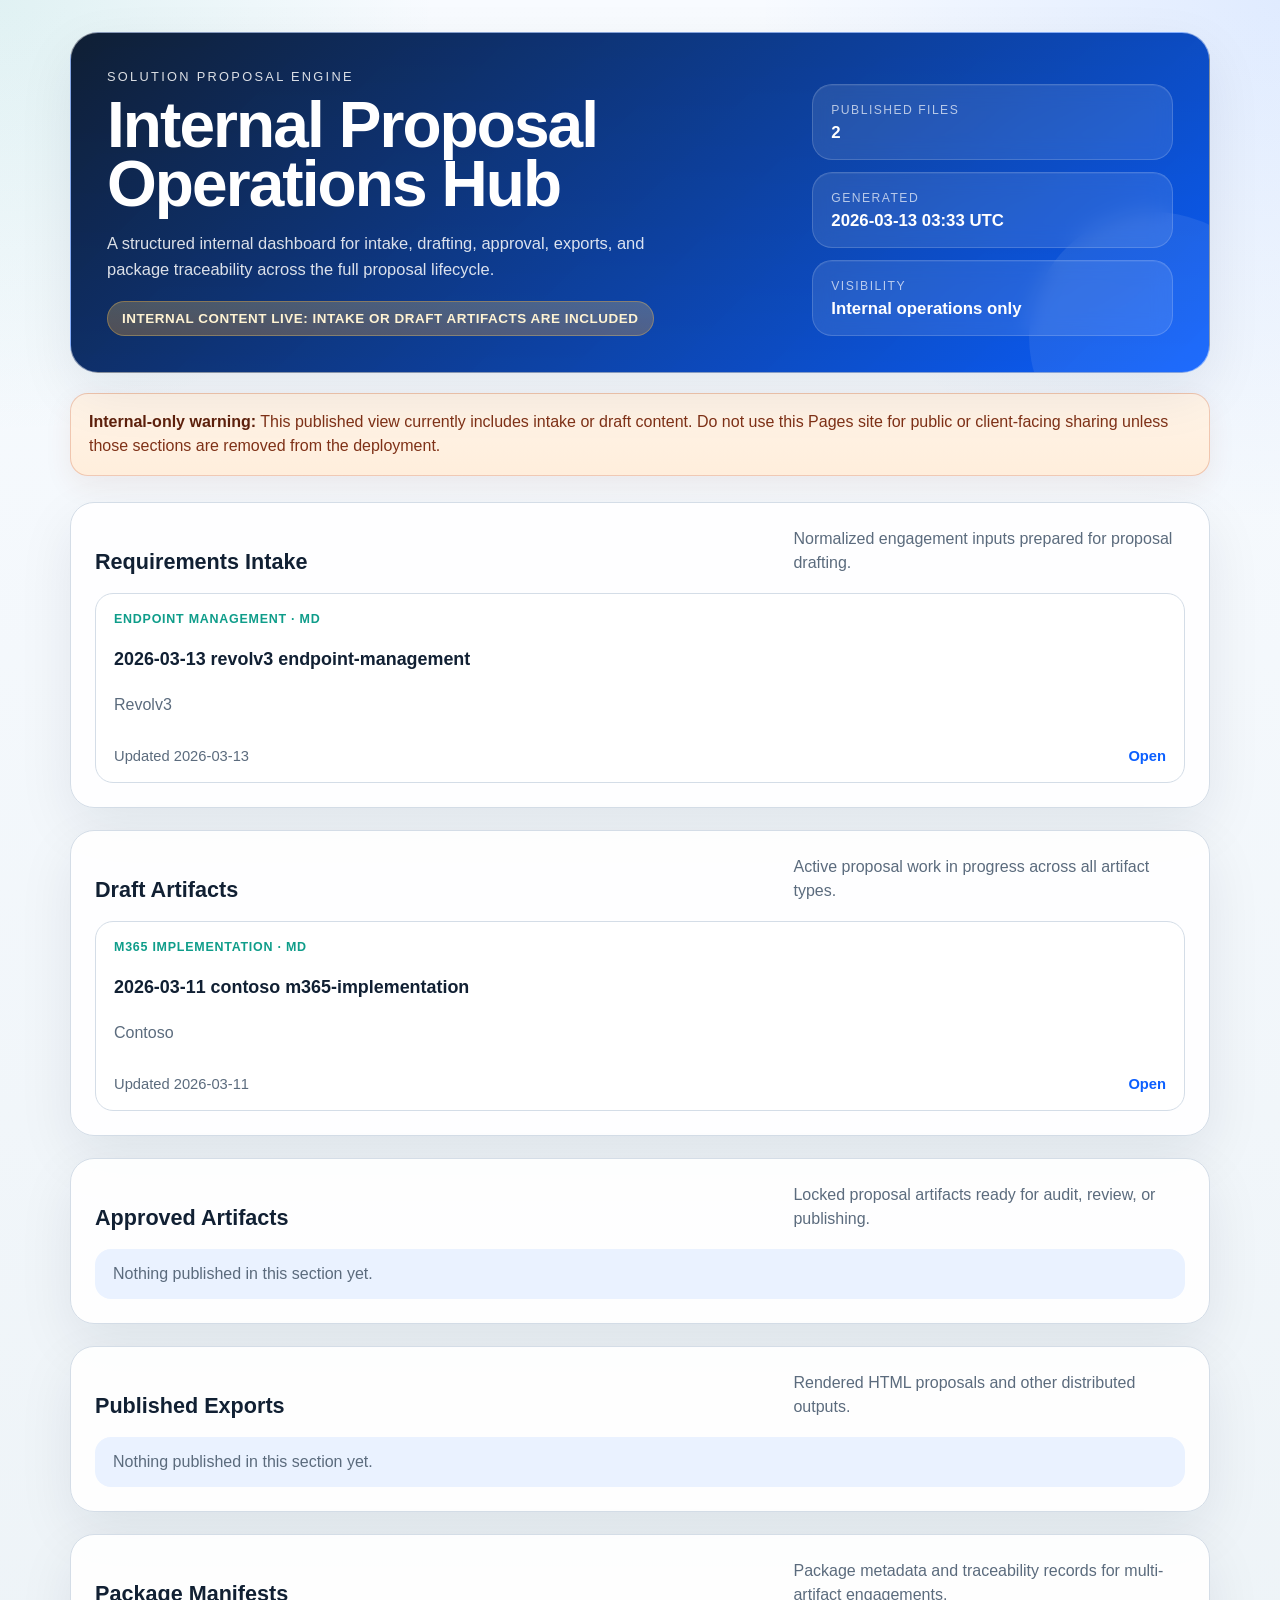
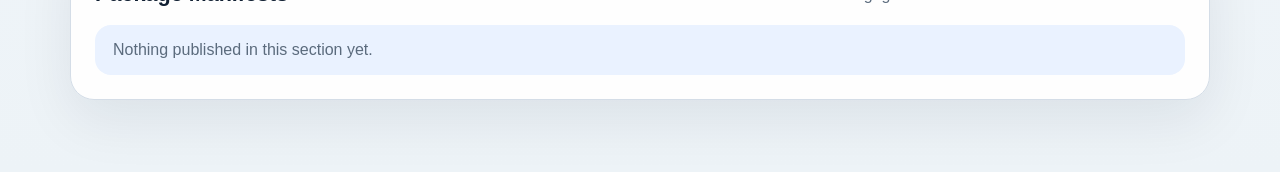
<file: .pages-site/index.html>
<!DOCTYPE html>
<html lang="en">
<head>
  <meta charset="UTF-8">
  <meta name="viewport" content="width=device-width, initial-scale=1.0">
  <meta name="description" content="Client-ready proposal library published from the Solution Proposal Engine workspace.">
    <title>Proposal Operations Hub</title>
  <style>
    :root {
      color-scheme: light;
      --bg: #edf3f7;
      --ink: #112033;
      --muted: #5b6b7d;
      --line: #d4dde7;
      --panel: rgba(255, 255, 255, 0.92);
      --navy: #0f1e33;
      --blue: #0b5fff;
      --teal: #0f9d8a;
      --soft: #eaf2ff;
      --shadow: 0 20px 55px rgba(15, 30, 51, 0.08);
    }
    * {
      box-sizing: border-box;
    }
    body {
      margin: 0;
      font-family: Aptos, "Segoe UI", sans-serif;
      color: var(--ink);
      background:
        radial-gradient(circle at top right, rgba(11, 95, 255, 0.10), transparent 24%),
        radial-gradient(circle at top left, rgba(15, 157, 138, 0.10), transparent 20%),
        linear-gradient(180deg, #f8fbff 0%, var(--bg) 100%);
    }
    .shell {
      max-width: 1180px;
      margin: 0 auto;
      padding: 32px 20px 72px;
    }
    .hero {
      padding: 36px;
      border: 1px solid rgba(255, 255, 255, 0.5);
      border-radius: 28px;
      background:
        linear-gradient(135deg, rgba(15, 30, 51, 0.96), rgba(11, 95, 255, 0.90)),
        linear-gradient(180deg, #12284a 0%, #0b5fff 100%);
      color: white;
      box-shadow: var(--shadow);
      overflow: hidden;
      position: relative;
    }
    .hero-grid {
      display: grid;
      grid-template-columns: minmax(0, 1.7fr) minmax(280px, 0.9fr);
      gap: 24px;
      align-items: end;
      position: relative;
      z-index: 1;
    }
    .hero-main {
      max-width: 78ch;
    }
    .hero::after {
      content: "";
      position: absolute;
      inset: auto -70px -90px auto;
      width: 250px;
      height: 250px;
      border-radius: 50%;
      background: rgba(255, 255, 255, 0.08);
    }
    .eyebrow {
      margin: 0 0 12px;
      font-size: 0.8rem;
      letter-spacing: 0.18em;
      text-transform: uppercase;
      opacity: 0.85;
    }
    h1 {
      margin: 0;
      max-width: 18ch;
      font-size: clamp(2.4rem, 5vw, 4.6rem);
      line-height: 0.92;
      letter-spacing: -0.03em;
    }
    .hero-copy {
      margin: 16px 0 0;
      max-width: 60ch;
      color: rgba(255, 255, 255, 0.85);
      line-height: 1.6;
      font-size: 1.03rem;
    }
    .hero-side {
      display: grid;
      gap: 12px;
    }
    .hero-panel {
      padding: 18px 18px 16px;
      border-radius: 20px;
      background: rgba(255, 255, 255, 0.10);
      border: 1px solid rgba(255, 255, 255, 0.16);
      backdrop-filter: blur(10px);
      box-shadow: inset 0 1px 0 rgba(255, 255, 255, 0.06);
    }
    .hero-panel-label {
      margin: 0 0 6px;
      font-size: 0.76rem;
      text-transform: uppercase;
      letter-spacing: 0.12em;
      color: rgba(255, 255, 255, 0.68);
    }
    .hero-panel-value {
      margin: 0;
      font-size: 1.05rem;
      font-weight: 700;
      color: #ffffff;
    }
    .hero-alert {
      display: inline-flex;
      align-items: center;
      margin-top: 18px;
      padding: 9px 14px;
      border-radius: 999px;
      background: linear-gradient(180deg, rgba(255, 209, 102, 0.25), rgba(255, 166, 43, 0.28));
      border: 1px solid rgba(255, 199, 82, 0.32);
      color: #fff3d2;
      font-size: 0.84rem;
      font-weight: 700;
      letter-spacing: 0.04em;
      text-transform: uppercase;
    }
    .section-stack {
      display: grid;
      gap: 22px;
      margin-top: 26px;
    }
    .warning-banner {
      margin-top: 20px;
      padding: 16px 18px;
      border: 1px solid rgba(193, 71, 31, 0.25);
      border-radius: 18px;
      background: linear-gradient(180deg, #fff4e8 0%, #ffeedc 100%);
      color: #7f3117;
      box-shadow: 0 10px 28px rgba(127, 49, 23, 0.08);
      line-height: 1.55;
    }
    .warning-banner strong {
      color: #5e210d;
    }
    .library-section {
      padding: 24px;
      border: 1px solid var(--line);
      border-radius: 24px;
      background: var(--panel);
      box-shadow: var(--shadow);
    }
    .section-heading {
      display: flex;
      justify-content: space-between;
      gap: 20px;
      align-items: end;
      margin-bottom: 18px;
    }
    .section-heading h2 {
      margin: 0;
      font-size: 1.35rem;
    }
    .section-heading p {
      margin: 0;
      max-width: 44ch;
      color: var(--muted);
      line-height: 1.5;
    }
    .artifact-grid {
      display: grid;
      grid-template-columns: repeat(auto-fit, minmax(250px, 1fr));
      gap: 16px;
    }
    .artifact-card {
      padding: 18px;
      border: 1px solid var(--line);
      border-radius: 18px;
      background: white;
      min-height: 190px;
      display: flex;
      flex-direction: column;
      justify-content: space-between;
    }
    .artifact-kicker {
      margin: 0 0 10px;
      color: var(--teal);
      font-size: 0.78rem;
      font-weight: 700;
      letter-spacing: 0.06em;
      text-transform: uppercase;
    }
    .artifact-card h3 {
      margin: 0;
      font-size: 1.12rem;
      line-height: 1.3;
    }
    .artifact-client {
      margin: 10px 0 0;
      color: var(--muted);
      line-height: 1.5;
    }
    .artifact-meta {
      display: flex;
      justify-content: space-between;
      gap: 14px;
      align-items: center;
      margin-top: 20px;
      font-size: 0.92rem;
      color: var(--muted);
    }
    .artifact-meta a {
      color: var(--blue);
      font-weight: 700;
      text-decoration: none;
    }
    .artifact-meta a:hover {
      text-decoration: underline;
    }
    .empty-state {
      margin: 0;
      padding: 16px 18px;
      border-radius: 16px;
      background: var(--soft);
      color: var(--muted);
    }
    @media (max-width: 780px) {
      .hero {
        padding: 26px;
      }
      .hero-grid {
        grid-template-columns: 1fr;
      }
      .hero-main {
        max-width: none;
      }
      .section-heading {
        display: block;
      }
      .section-heading p {
        margin-top: 8px;
      }
      .artifact-meta {
        display: block;
      }
      .artifact-meta a {
        display: inline-block;
        margin-top: 8px;
      }
    }
  </style>
</head>
<body>
  <main class="shell">
    <section class="hero">
      <div class="hero-grid">
        <div class="hero-main">
          <p class="eyebrow">Solution Proposal Engine</p>
          <h1>Internal Proposal Operations Hub</h1>
          <p class="hero-copy">A structured internal dashboard for intake, drafting, approval, exports, and package traceability across the full proposal lifecycle.</p>
          <span class="hero-alert">Internal content live: intake or draft artifacts are included</span>
        </div>
        <div class="hero-side">
          <div class="hero-panel">
            <p class="hero-panel-label">Published Files</p>
            <p class="hero-panel-value">2</p>
          </div>
          <div class="hero-panel">
            <p class="hero-panel-label">Generated</p>
            <p class="hero-panel-value">2026-03-13 03:33 UTC</p>
          </div>
          <div class="hero-panel">
            <p class="hero-panel-label">Visibility</p>
            <p class="hero-panel-value">Internal operations only</p>
          </div>
        </div>
      </div>
    </section>
    <section class="warning-banner"><strong>Internal-only warning:</strong> This published view currently includes intake or draft content. Do not use this Pages site for public or client-facing sharing unless those sections are removed from the deployment.</section>
    <div class="section-stack">
      <section class="library-section"><div class="section-heading"><h2>Requirements Intake</h2><p>Normalized engagement inputs prepared for proposal drafting.</p></div><div class="artifact-grid"><article class="artifact-card"><p class="artifact-kicker">Endpoint Management · MD</p><h3>2026-03-13 revolv3 endpoint-management</h3><p class="artifact-client">Revolv3</p><div class="artifact-meta"><span>Updated 2026-03-13</span><a href="intake/2026-03-13_revolv3_endpoint-management_requirements.html">Open</a></div></article></div></section><section class="library-section"><div class="section-heading"><h2>Draft Artifacts</h2><p>Active proposal work in progress across all artifact types.</p></div><div class="artifact-grid"><article class="artifact-card"><p class="artifact-kicker">M365 Implementation · MD</p><h3>2026-03-11 contoso m365-implementation</h3><p class="artifact-client">Contoso</p><div class="artifact-meta"><span>Updated 2026-03-11</span><a href="drafts/proposals/2026-03-11_contoso_m365-implementation_proposal_draft.html">Open</a></div></article></div></section><section class="library-section"><div class="section-heading"><h2>Approved Artifacts</h2><p>Locked proposal artifacts ready for audit, review, or publishing.</p></div><div class="artifact-grid"><p class="empty-state">Nothing published in this section yet.</p></div></section><section class="library-section"><div class="section-heading"><h2>Published Exports</h2><p>Rendered HTML proposals and other distributed outputs.</p></div><div class="artifact-grid"><p class="empty-state">Nothing published in this section yet.</p></div></section><section class="library-section"><div class="section-heading"><h2>Package Manifests</h2><p>Package metadata and traceability records for multi-artifact engagements.</p></div><div class="artifact-grid"><p class="empty-state">Nothing published in this section yet.</p></div></section>
    </div>
  </main>
</body>
</html>
</file>
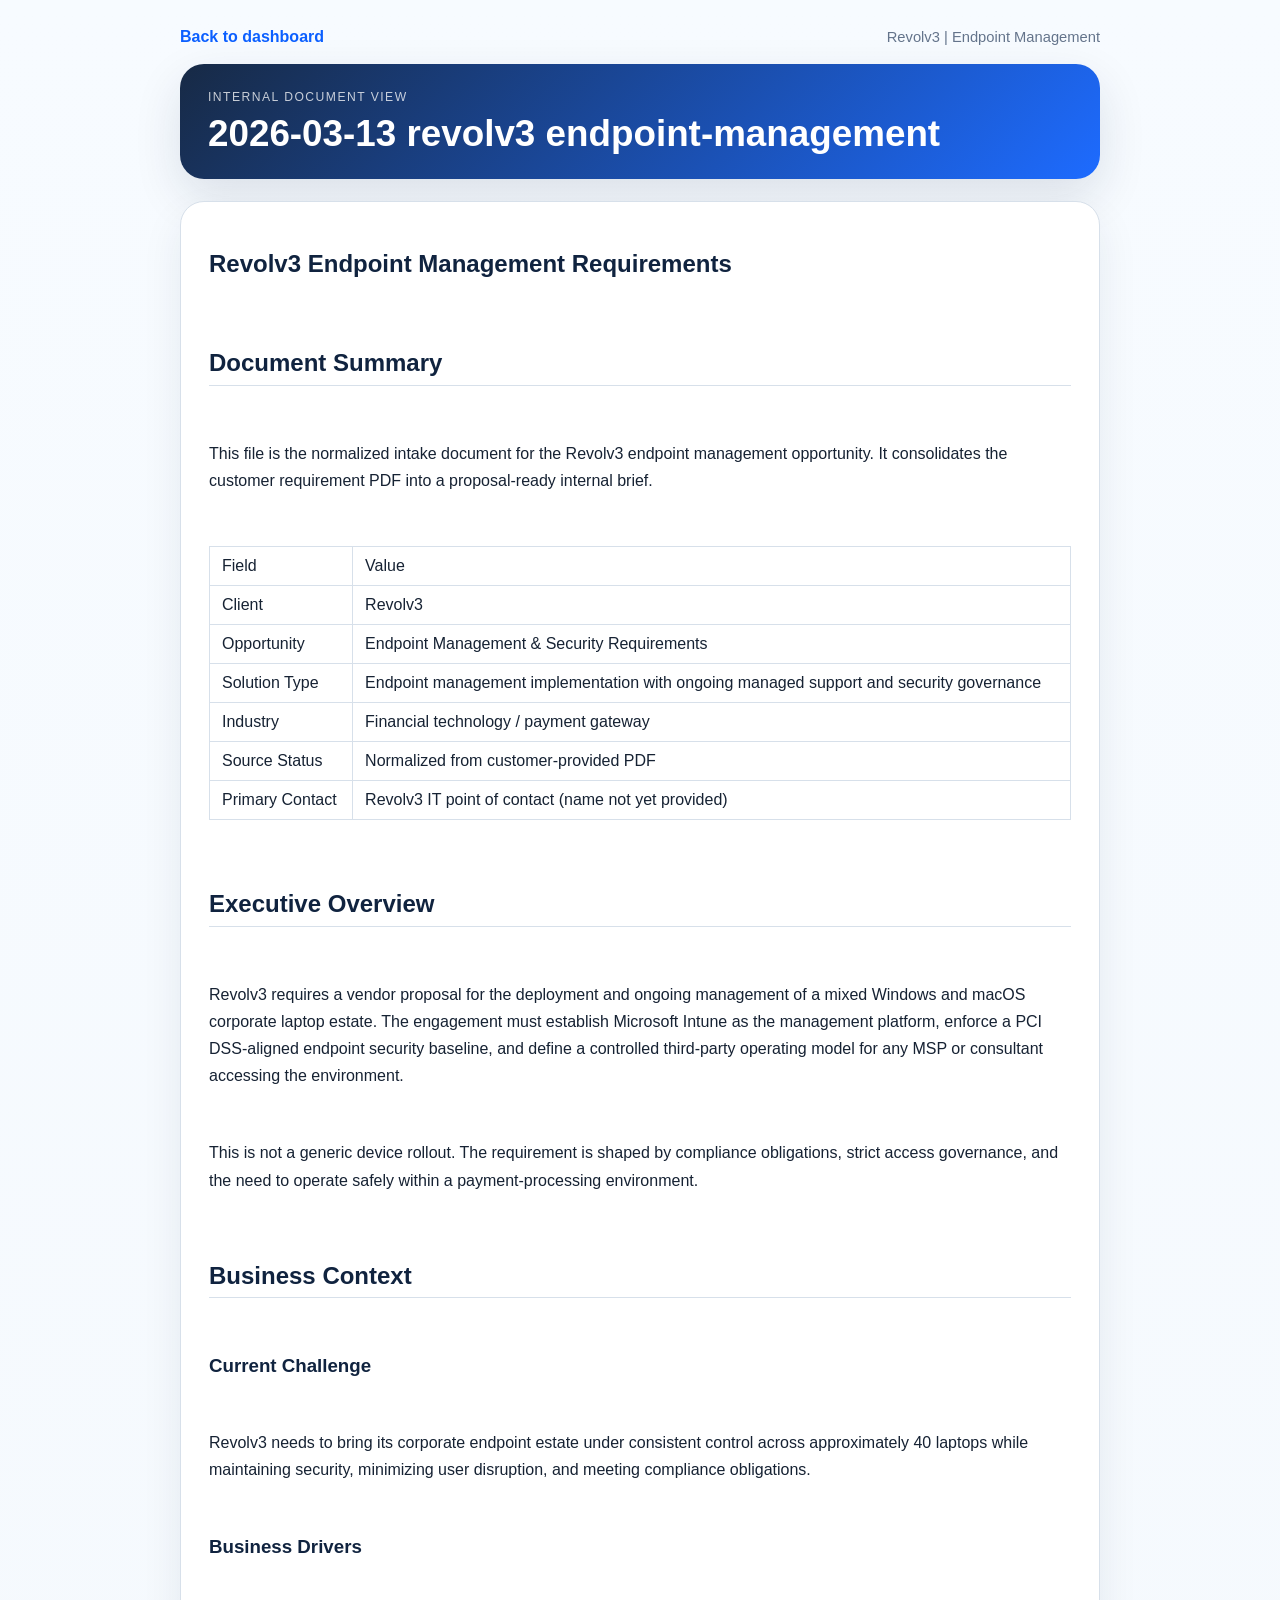
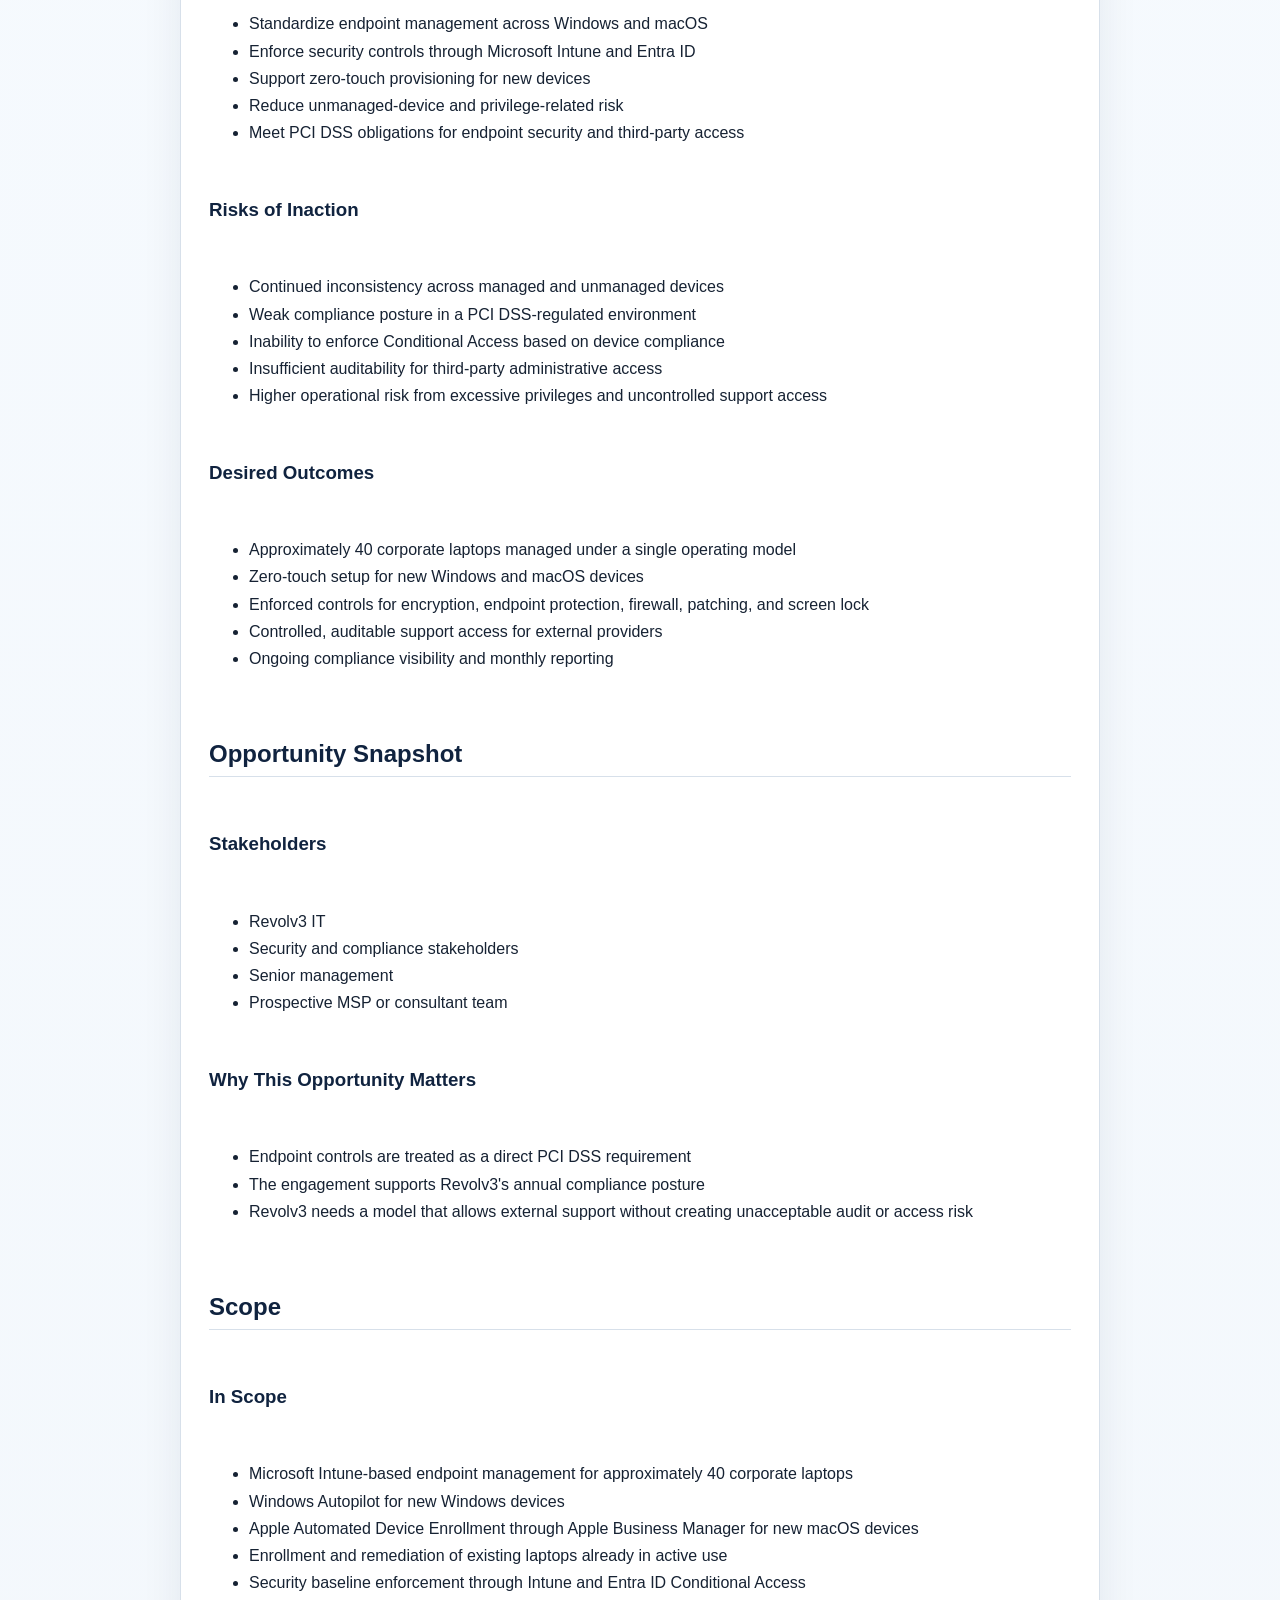
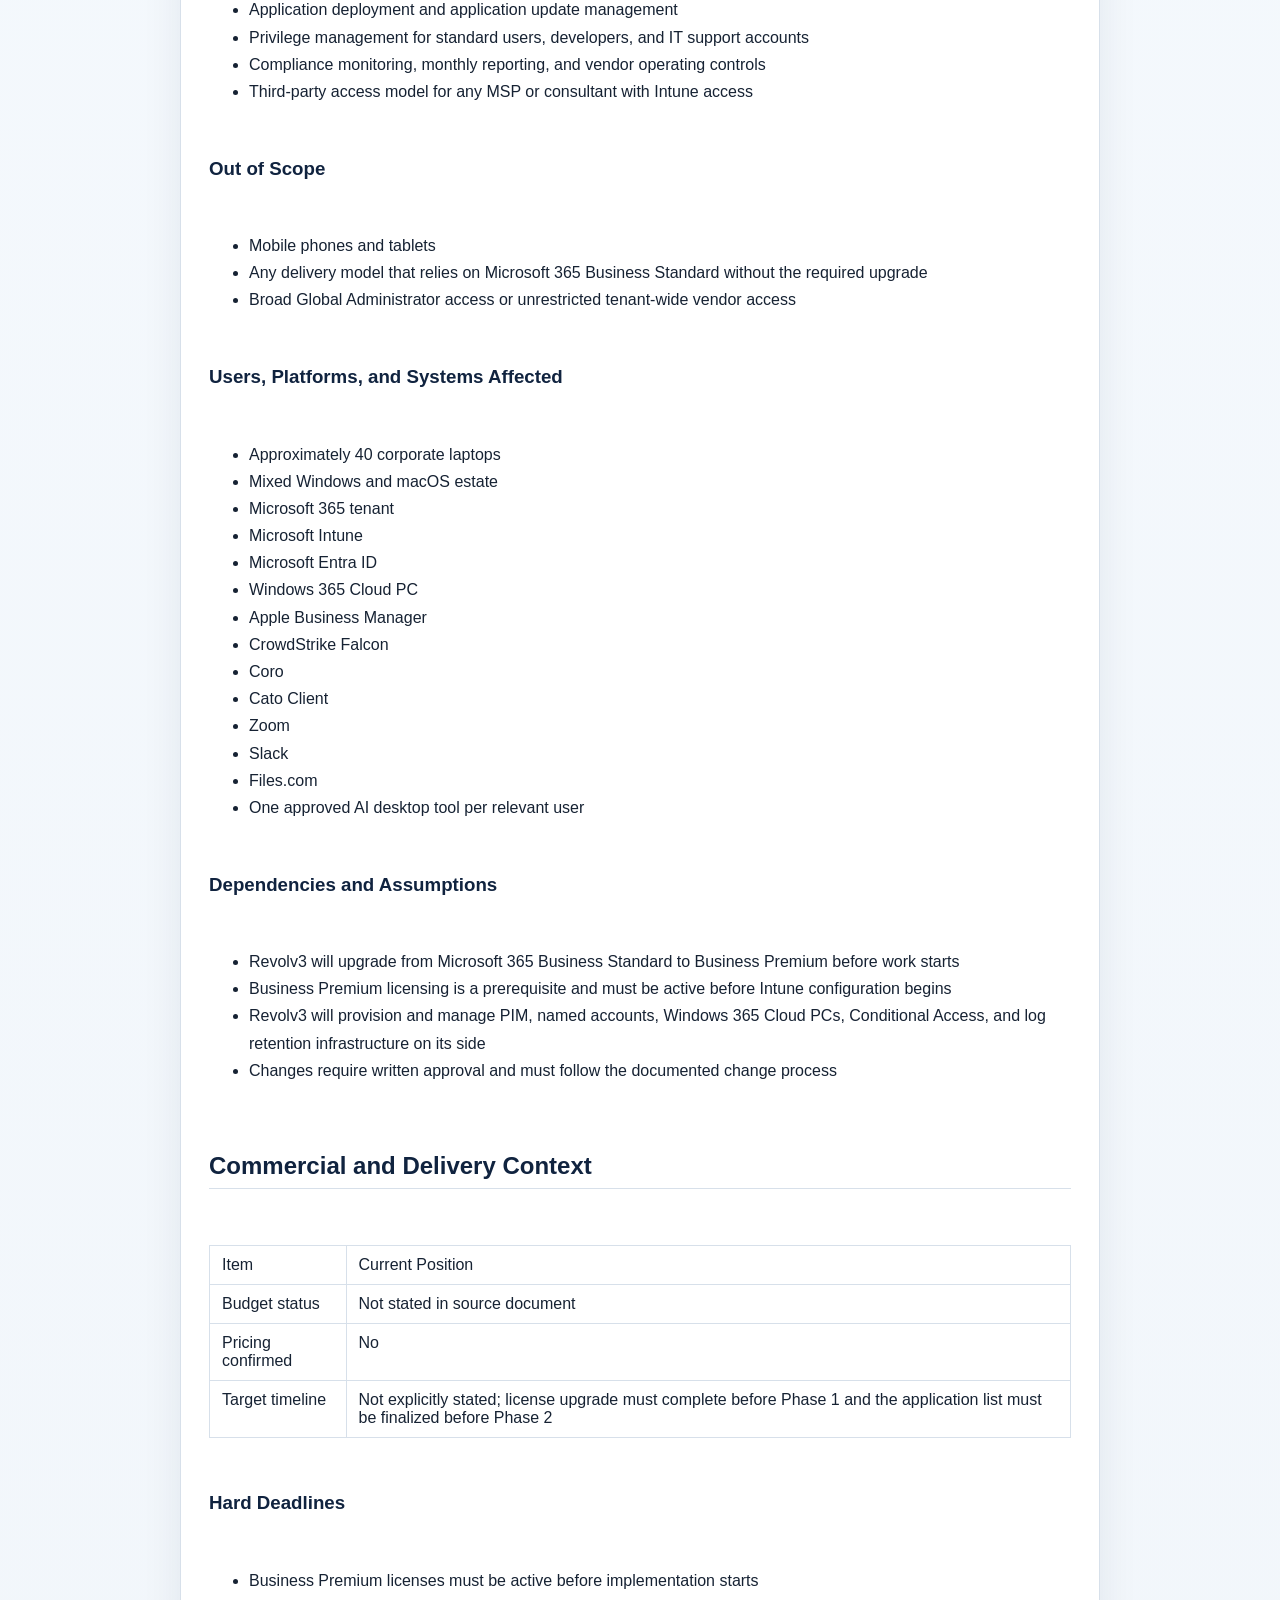
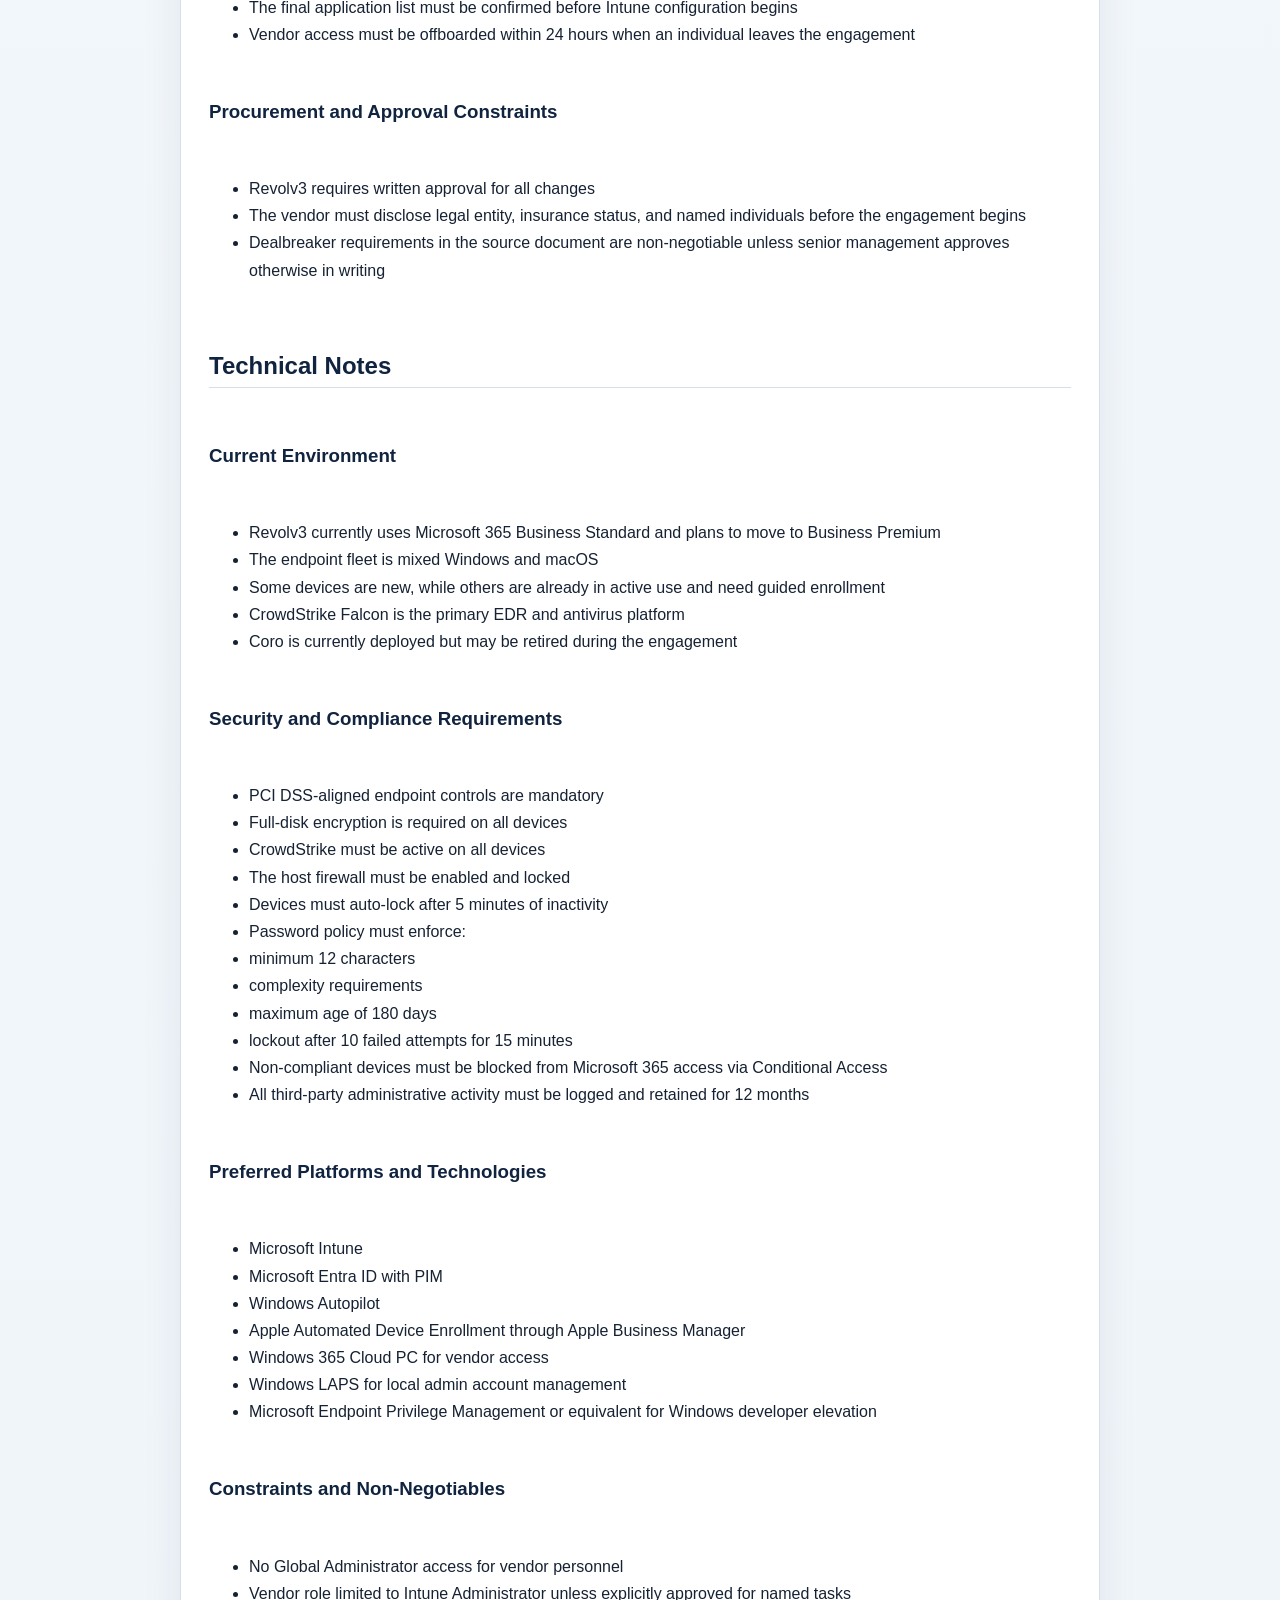
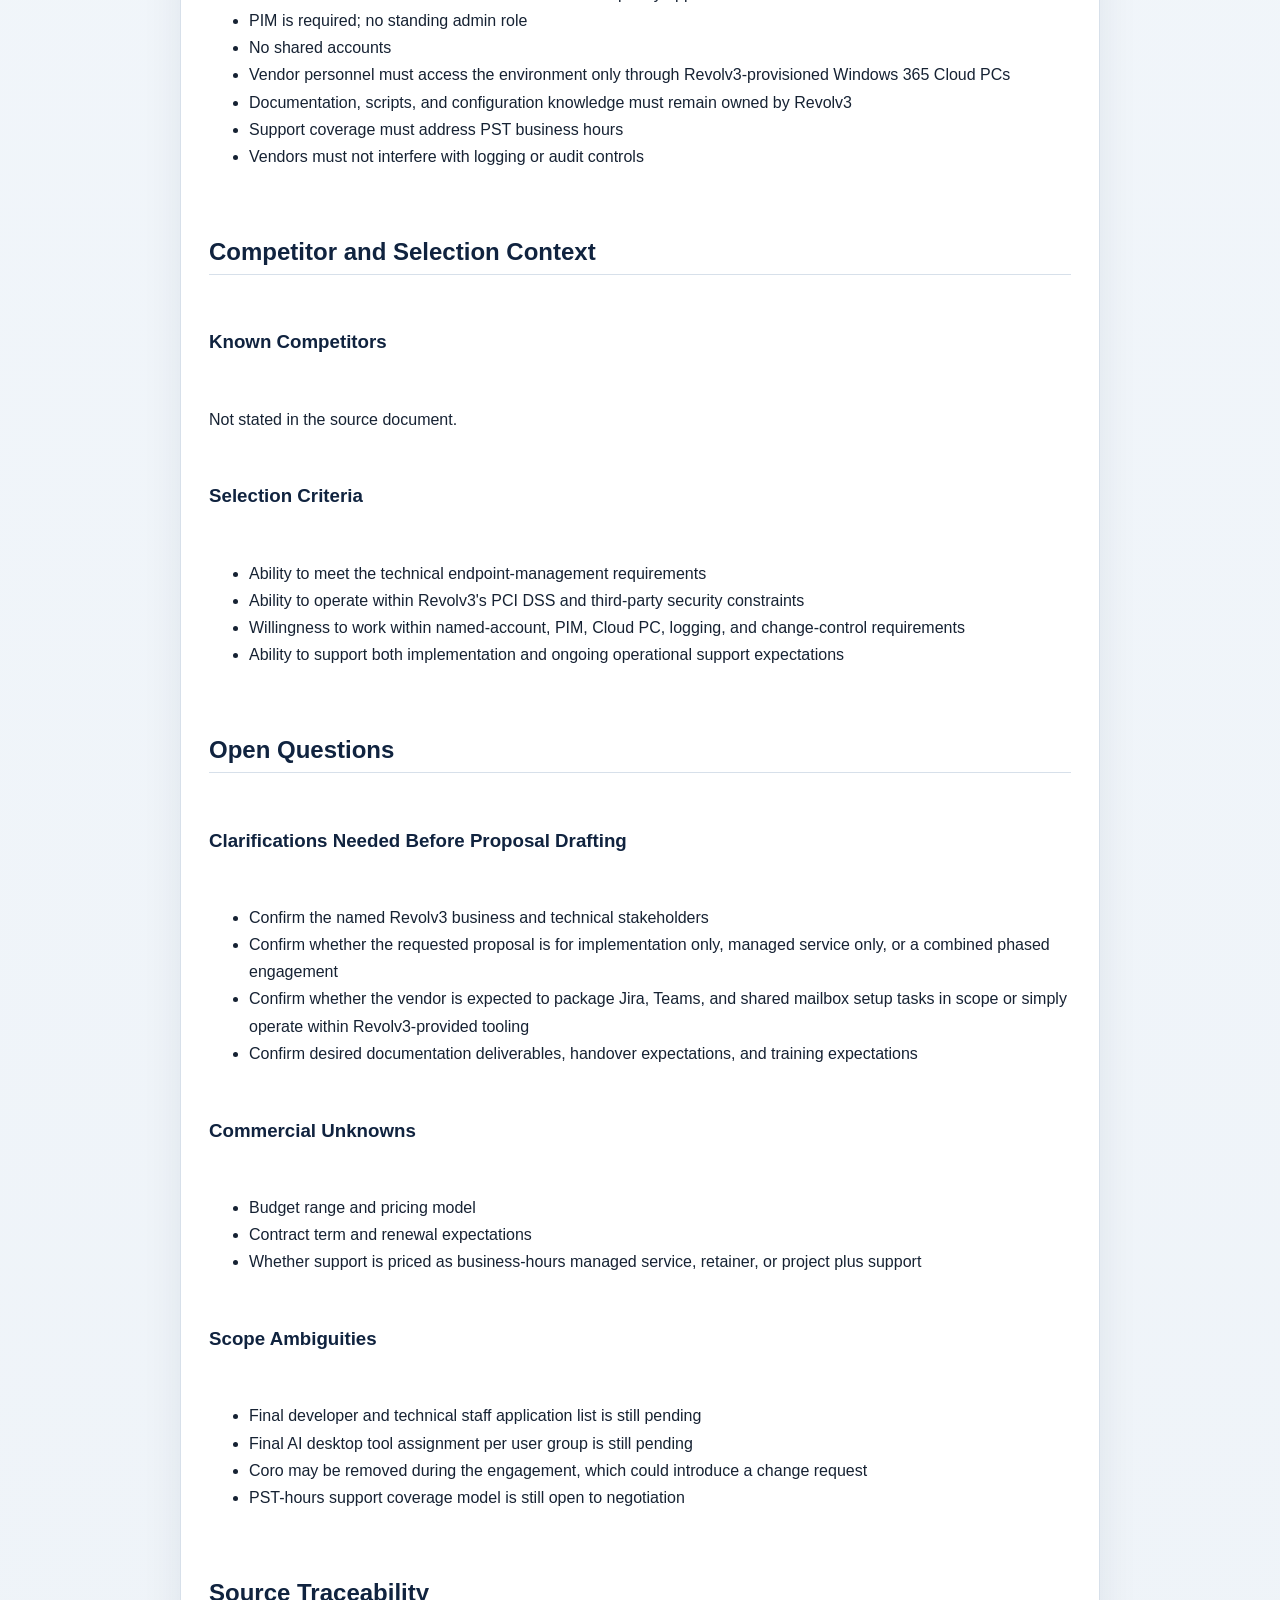
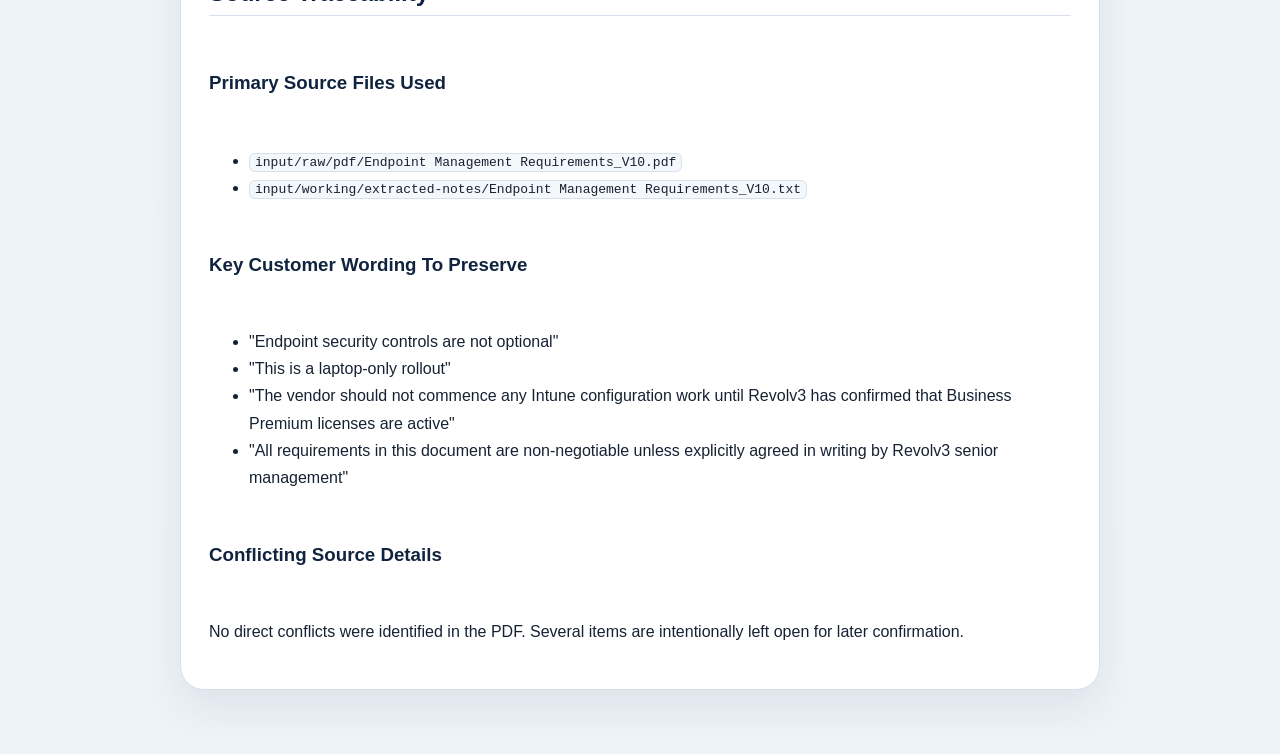
<file: .pages-site/intake/2026-03-13_revolv3_endpoint-management_requirements.html>
<!DOCTYPE html>
<html lang="en">
<head>
  <meta charset="UTF-8">
  <meta name="viewport" content="width=device-width, initial-scale=1.0">
  <title>2026-03-13 revolv3 endpoint-management</title>
  <style>
    :root {
      --bg: #eef3f8;
      --panel: #ffffff;
      --ink: #162233;
      --muted: #64748b;
      --line: #d7e0ea;
      --navy: #10233f;
      --blue: #0b5fff;
      --teal: #10917d;
    }
    * { box-sizing: border-box; }
    body {
      margin: 0;
      font-family: Aptos, "Segoe UI", sans-serif;
      color: var(--ink);
      background: linear-gradient(180deg, #f7fbff 0%, var(--bg) 100%);
    }
    .shell {
      max-width: 960px;
      margin: 0 auto;
      padding: 28px 20px 64px;
    }
    .topbar {
      display: flex;
      justify-content: space-between;
      gap: 16px;
      align-items: center;
      margin-bottom: 18px;
    }
    .back {
      color: var(--blue);
      text-decoration: none;
      font-weight: 700;
    }
    .meta {
      color: var(--muted);
      font-size: 0.92rem;
      text-align: right;
    }
    .hero {
      padding: 26px 28px;
      border-radius: 24px;
      background: linear-gradient(135deg, rgba(16, 35, 63, 0.97), rgba(11, 95, 255, 0.92));
      color: white;
      box-shadow: 0 18px 48px rgba(16, 35, 63, 0.12);
      margin-bottom: 22px;
    }
    .hero p {
      margin: 0;
      color: rgba(255, 255, 255, 0.76);
      text-transform: uppercase;
      letter-spacing: 0.12em;
      font-size: 0.76rem;
    }
    .hero h1 {
      margin: 12px 0 0;
      font-size: 2.3rem;
      line-height: 1;
    }
    .doc {
      padding: 28px;
      border: 1px solid var(--line);
      border-radius: 24px;
      background: var(--panel);
      box-shadow: 0 18px 42px rgba(16, 35, 63, 0.08);
    }
    .doc h1, .doc h2, .doc h3, .doc h4 {
      color: var(--navy);
      line-height: 1.15;
    }
    .doc h2 {
      margin-top: 34px;
      padding-bottom: 8px;
      border-bottom: 1px solid var(--line);
    }
    .doc p, .doc li {
      line-height: 1.7;
    }
    .doc table {
      width: 100%;
      border-collapse: collapse;
      margin: 18px 0;
      border: 1px solid var(--line);
    }
    .doc th, .doc td {
      border: 1px solid var(--line);
      padding: 10px 12px;
      text-align: left;
      vertical-align: top;
    }
    .doc th {
      background: #eef4fb;
    }
    .doc code {
      background: #f4f7fb;
      border: 1px solid var(--line);
      border-radius: 6px;
      padding: 1px 5px;
    }
    .doc blockquote {
      margin: 18px 0;
      padding: 12px 16px;
      border-left: 4px solid var(--teal);
      background: #eff9f7;
    }
    @media (max-width: 700px) {
      .topbar { display: block; }
      .meta { margin-top: 10px; text-align: left; }
      .hero, .doc { padding: 20px; }
      .hero h1 { font-size: 1.9rem; }
    }
  </style>
</head>
<body>
  <main class="shell">
    <div class="topbar">
      <a class="back" href="../index.html">Back to dashboard</a>
      <div class="meta">Revolv3 | Endpoint Management</div>
    </div>
    <section class="hero">
      <p>Internal document view</p>
      <h1>2026-03-13 revolv3 endpoint-management</h1>
    </section>
    <article class="doc">
      <h1>Revolv3 Endpoint Management Requirements</h1>
<br>
<h2>Document Summary</h2>
<br>
<p>This file is the normalized intake document for the Revolv3 endpoint management opportunity. It consolidates the customer requirement PDF into a proposal-ready internal brief.</p>
<br>
<table><tbody>
<tr><td>Field</td><td>Value</td></tr>
<tr><td>Client</td><td>Revolv3</td></tr>
<tr><td>Opportunity</td><td>Endpoint Management &amp; Security Requirements</td></tr>
<tr><td>Solution Type</td><td>Endpoint management implementation with ongoing managed support and security governance</td></tr>
<tr><td>Industry</td><td>Financial technology / payment gateway</td></tr>
<tr><td>Source Status</td><td>Normalized from customer-provided PDF</td></tr>
<tr><td>Primary Contact</td><td>Revolv3 IT point of contact (name not yet provided)</td></tr>
</tbody></table>
<br>
<h2>Executive Overview</h2>
<br>
<p>Revolv3 requires a vendor proposal for the deployment and ongoing management of a mixed Windows and macOS corporate laptop estate. The engagement must establish Microsoft Intune as the management platform, enforce a PCI DSS-aligned endpoint security baseline, and define a controlled third-party operating model for any MSP or consultant accessing the environment.</p>
<br>
<p>This is not a generic device rollout. The requirement is shaped by compliance obligations, strict access governance, and the need to operate safely within a payment-processing environment.</p>
<br>
<h2>Business Context</h2>
<br>
<h3>Current Challenge</h3>
<br>
<p>Revolv3 needs to bring its corporate endpoint estate under consistent control across approximately 40 laptops while maintaining security, minimizing user disruption, and meeting compliance obligations.</p>
<br>
<h3>Business Drivers</h3>
<br>
<ul>
<li>Standardize endpoint management across Windows and macOS</li>
<li>Enforce security controls through Microsoft Intune and Entra ID</li>
<li>Support zero-touch provisioning for new devices</li>
<li>Reduce unmanaged-device and privilege-related risk</li>
<li>Meet PCI DSS obligations for endpoint security and third-party access</li>
</ul>
<br>
<h3>Risks of Inaction</h3>
<br>
<ul>
<li>Continued inconsistency across managed and unmanaged devices</li>
<li>Weak compliance posture in a PCI DSS-regulated environment</li>
<li>Inability to enforce Conditional Access based on device compliance</li>
<li>Insufficient auditability for third-party administrative access</li>
<li>Higher operational risk from excessive privileges and uncontrolled support access</li>
</ul>
<br>
<h3>Desired Outcomes</h3>
<br>
<ul>
<li>Approximately 40 corporate laptops managed under a single operating model</li>
<li>Zero-touch setup for new Windows and macOS devices</li>
<li>Enforced controls for encryption, endpoint protection, firewall, patching, and screen lock</li>
<li>Controlled, auditable support access for external providers</li>
<li>Ongoing compliance visibility and monthly reporting</li>
</ul>
<br>
<h2>Opportunity Snapshot</h2>
<br>
<h3>Stakeholders</h3>
<br>
<ul>
<li>Revolv3 IT</li>
<li>Security and compliance stakeholders</li>
<li>Senior management</li>
<li>Prospective MSP or consultant team</li>
</ul>
<br>
<h3>Why This Opportunity Matters</h3>
<br>
<ul>
<li>Endpoint controls are treated as a direct PCI DSS requirement</li>
<li>The engagement supports Revolv3&#x27;s annual compliance posture</li>
<li>Revolv3 needs a model that allows external support without creating unacceptable audit or access risk</li>
</ul>
<br>
<h2>Scope</h2>
<br>
<h3>In Scope</h3>
<br>
<ul>
<li>Microsoft Intune-based endpoint management for approximately 40 corporate laptops</li>
<li>Windows Autopilot for new Windows devices</li>
<li>Apple Automated Device Enrollment through Apple Business Manager for new macOS devices</li>
<li>Enrollment and remediation of existing laptops already in active use</li>
<li>Security baseline enforcement through Intune and Entra ID Conditional Access</li>
<li>Application deployment and application update management</li>
<li>Privilege management for standard users, developers, and IT support accounts</li>
<li>Compliance monitoring, monthly reporting, and vendor operating controls</li>
<li>Third-party access model for any MSP or consultant with Intune access</li>
</ul>
<br>
<h3>Out of Scope</h3>
<br>
<ul>
<li>Mobile phones and tablets</li>
<li>Any delivery model that relies on Microsoft 365 Business Standard without the required upgrade</li>
<li>Broad Global Administrator access or unrestricted tenant-wide vendor access</li>
</ul>
<br>
<h3>Users, Platforms, and Systems Affected</h3>
<br>
<ul>
<li>Approximately 40 corporate laptops</li>
<li>Mixed Windows and macOS estate</li>
<li>Microsoft 365 tenant</li>
<li>Microsoft Intune</li>
<li>Microsoft Entra ID</li>
<li>Windows 365 Cloud PC</li>
<li>Apple Business Manager</li>
<li>CrowdStrike Falcon</li>
<li>Coro</li>
<li>Cato Client</li>
<li>Zoom</li>
<li>Slack</li>
<li>Files.com</li>
<li>One approved AI desktop tool per relevant user</li>
</ul>
<br>
<h3>Dependencies and Assumptions</h3>
<br>
<ul>
<li>Revolv3 will upgrade from Microsoft 365 Business Standard to Business Premium before work starts</li>
<li>Business Premium licensing is a prerequisite and must be active before Intune configuration begins</li>
<li>Revolv3 will provision and manage PIM, named accounts, Windows 365 Cloud PCs, Conditional Access, and log retention infrastructure on its side</li>
<li>Changes require written approval and must follow the documented change process</li>
</ul>
<br>
<h2>Commercial and Delivery Context</h2>
<br>
<table><tbody>
<tr><td>Item</td><td>Current Position</td></tr>
<tr><td>Budget status</td><td>Not stated in source document</td></tr>
<tr><td>Pricing confirmed</td><td>No</td></tr>
<tr><td>Target timeline</td><td>Not explicitly stated; license upgrade must complete before Phase 1 and the application list must be finalized before Phase 2</td></tr>
</tbody></table>
<br>
<h3>Hard Deadlines</h3>
<br>
<ul>
<li>Business Premium licenses must be active before implementation starts</li>
<li>The final application list must be confirmed before Intune configuration begins</li>
<li>Vendor access must be offboarded within 24 hours when an individual leaves the engagement</li>
</ul>
<br>
<h3>Procurement and Approval Constraints</h3>
<br>
<ul>
<li>Revolv3 requires written approval for all changes</li>
<li>The vendor must disclose legal entity, insurance status, and named individuals before the engagement begins</li>
<li>Dealbreaker requirements in the source document are non-negotiable unless senior management approves otherwise in writing</li>
</ul>
<br>
<h2>Technical Notes</h2>
<br>
<h3>Current Environment</h3>
<br>
<ul>
<li>Revolv3 currently uses Microsoft 365 Business Standard and plans to move to Business Premium</li>
<li>The endpoint fleet is mixed Windows and macOS</li>
<li>Some devices are new, while others are already in active use and need guided enrollment</li>
<li>CrowdStrike Falcon is the primary EDR and antivirus platform</li>
<li>Coro is currently deployed but may be retired during the engagement</li>
</ul>
<br>
<h3>Security and Compliance Requirements</h3>
<br>
<ul>
<li>PCI DSS-aligned endpoint controls are mandatory</li>
<li>Full-disk encryption is required on all devices</li>
<li>CrowdStrike must be active on all devices</li>
<li>The host firewall must be enabled and locked</li>
<li>Devices must auto-lock after 5 minutes of inactivity</li>
<li>Password policy must enforce:</li>
<li>minimum 12 characters</li>
<li>complexity requirements</li>
<li>maximum age of 180 days</li>
<li>lockout after 10 failed attempts for 15 minutes</li>
<li>Non-compliant devices must be blocked from Microsoft 365 access via Conditional Access</li>
<li>All third-party administrative activity must be logged and retained for 12 months</li>
</ul>
<br>
<h3>Preferred Platforms and Technologies</h3>
<br>
<ul>
<li>Microsoft Intune</li>
<li>Microsoft Entra ID with PIM</li>
<li>Windows Autopilot</li>
<li>Apple Automated Device Enrollment through Apple Business Manager</li>
<li>Windows 365 Cloud PC for vendor access</li>
<li>Windows LAPS for local admin account management</li>
<li>Microsoft Endpoint Privilege Management or equivalent for Windows developer elevation</li>
</ul>
<br>
<h3>Constraints and Non-Negotiables</h3>
<br>
<ul>
<li>No Global Administrator access for vendor personnel</li>
<li>Vendor role limited to Intune Administrator unless explicitly approved for named tasks</li>
<li>PIM is required; no standing admin role</li>
<li>No shared accounts</li>
<li>Vendor personnel must access the environment only through Revolv3-provisioned Windows 365 Cloud PCs</li>
<li>Documentation, scripts, and configuration knowledge must remain owned by Revolv3</li>
<li>Support coverage must address PST business hours</li>
<li>Vendors must not interfere with logging or audit controls</li>
</ul>
<br>
<h2>Competitor and Selection Context</h2>
<br>
<h3>Known Competitors</h3>
<br>
<p>Not stated in the source document.</p>
<br>
<h3>Selection Criteria</h3>
<br>
<ul>
<li>Ability to meet the technical endpoint-management requirements</li>
<li>Ability to operate within Revolv3&#x27;s PCI DSS and third-party security constraints</li>
<li>Willingness to work within named-account, PIM, Cloud PC, logging, and change-control requirements</li>
<li>Ability to support both implementation and ongoing operational support expectations</li>
</ul>
<br>
<h2>Open Questions</h2>
<br>
<h3>Clarifications Needed Before Proposal Drafting</h3>
<br>
<ul>
<li>Confirm the named Revolv3 business and technical stakeholders</li>
<li>Confirm whether the requested proposal is for implementation only, managed service only, or a combined phased engagement</li>
<li>Confirm whether the vendor is expected to package Jira, Teams, and shared mailbox setup tasks in scope or simply operate within Revolv3-provided tooling</li>
<li>Confirm desired documentation deliverables, handover expectations, and training expectations</li>
</ul>
<br>
<h3>Commercial Unknowns</h3>
<br>
<ul>
<li>Budget range and pricing model</li>
<li>Contract term and renewal expectations</li>
<li>Whether support is priced as business-hours managed service, retainer, or project plus support</li>
</ul>
<br>
<h3>Scope Ambiguities</h3>
<br>
<ul>
<li>Final developer and technical staff application list is still pending</li>
<li>Final AI desktop tool assignment per user group is still pending</li>
<li>Coro may be removed during the engagement, which could introduce a change request</li>
<li>PST-hours support coverage model is still open to negotiation</li>
</ul>
<br>
<h2>Source Traceability</h2>
<br>
<h3>Primary Source Files Used</h3>
<br>
<ul>
<li><code>input/raw/pdf/Endpoint Management Requirements_V10.pdf</code></li>
<li><code>input/working/extracted-notes/Endpoint Management Requirements_V10.txt</code></li>
</ul>
<br>
<h3>Key Customer Wording To Preserve</h3>
<br>
<ul>
<li>&quot;Endpoint security controls are not optional&quot;</li>
<li>&quot;This is a laptop-only rollout&quot;</li>
<li>&quot;The vendor should not commence any Intune configuration work until Revolv3 has confirmed that Business Premium licenses are active&quot;</li>
<li>&quot;All requirements in this document are non-negotiable unless explicitly agreed in writing by Revolv3 senior management&quot;</li>
</ul>
<br>
<h3>Conflicting Source Details</h3>
<br>
<p>No direct conflicts were identified in the PDF. Several items are intentionally left open for later confirmation.</p>
    </article>
  </main>
</body>
</html>
</file>
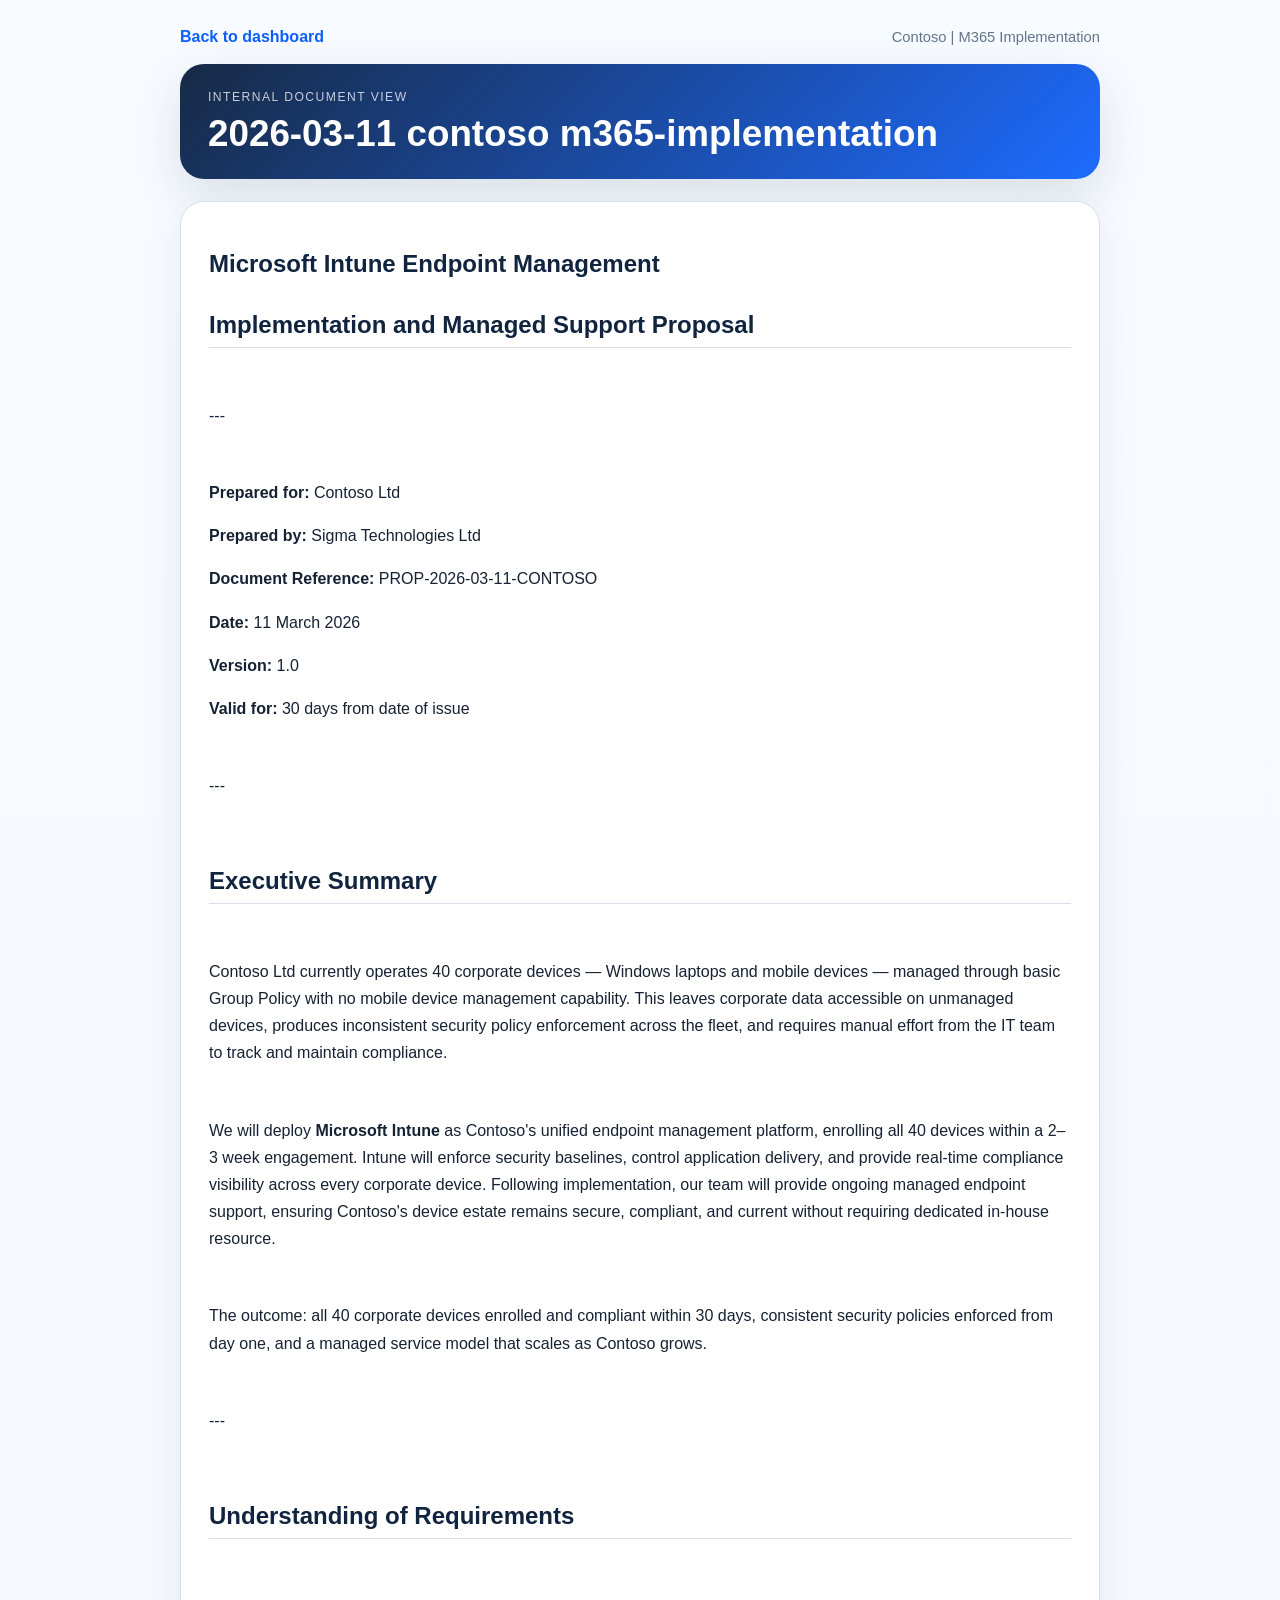
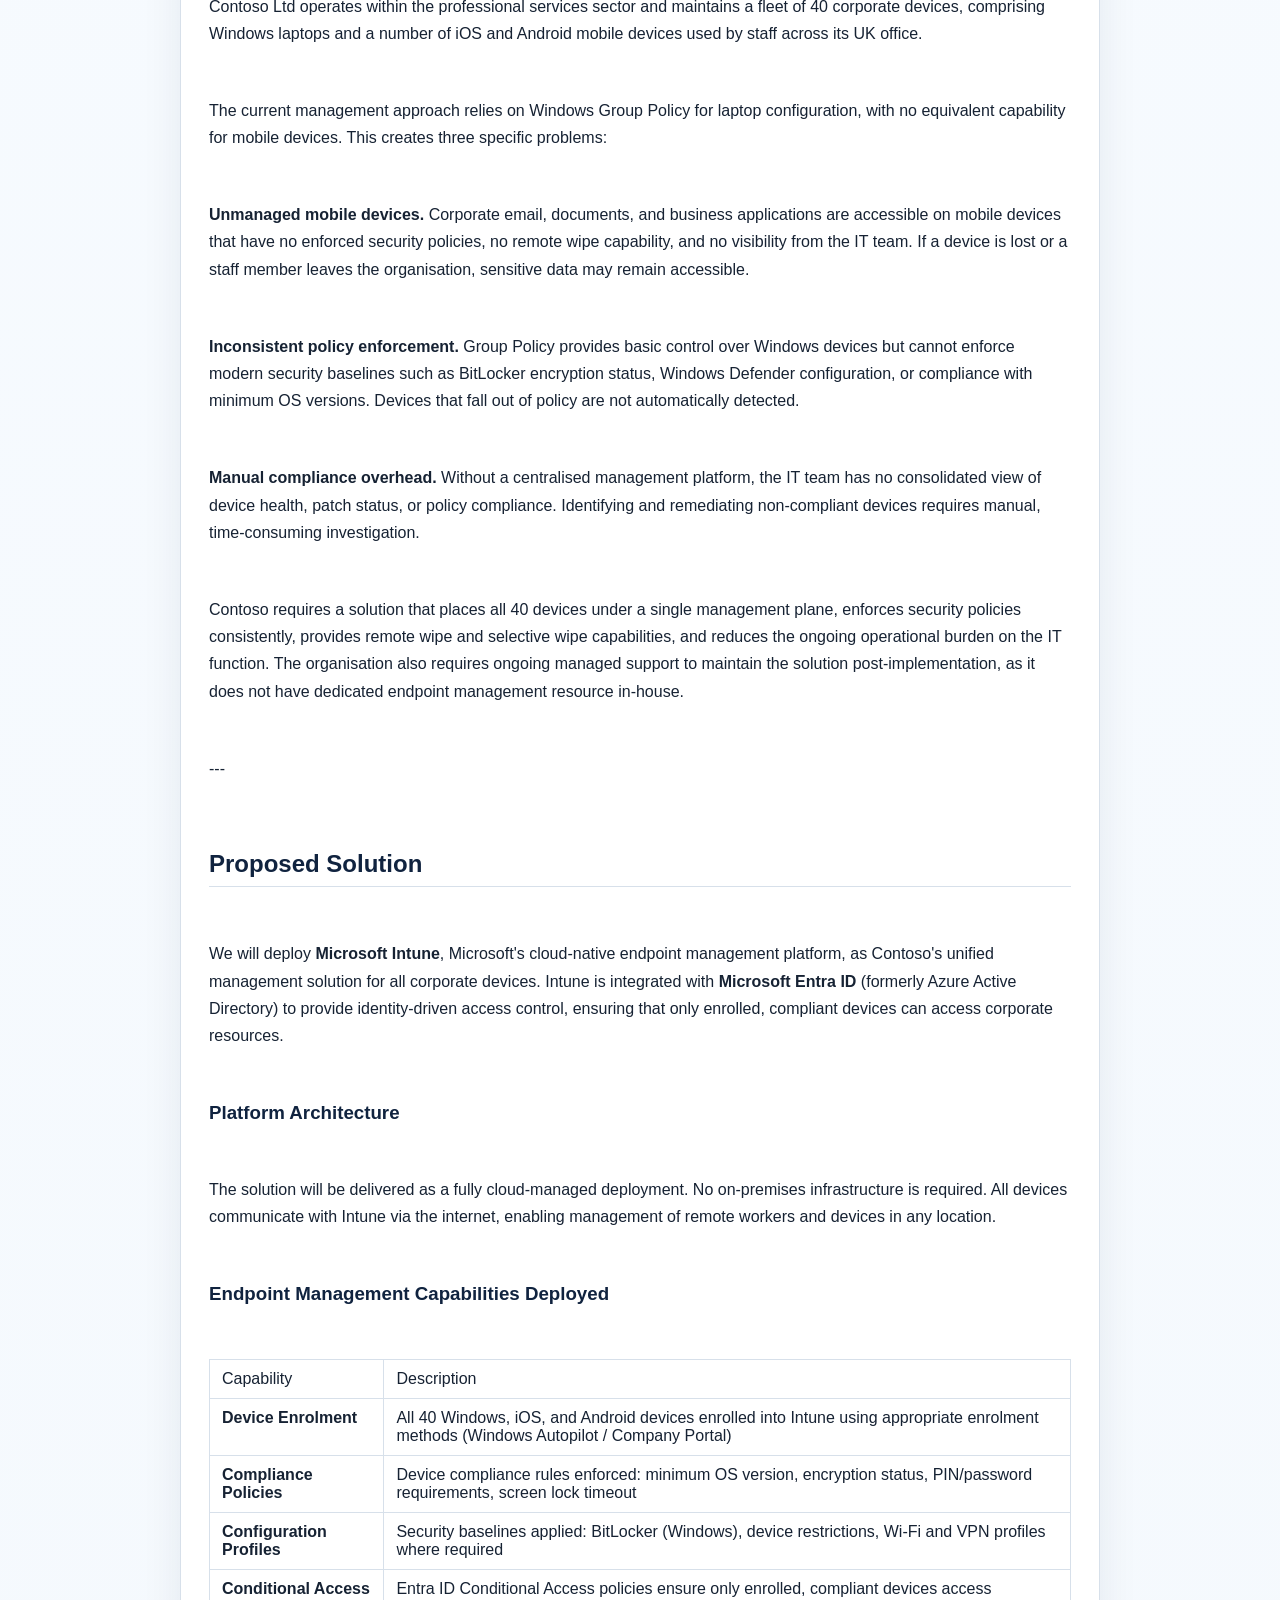
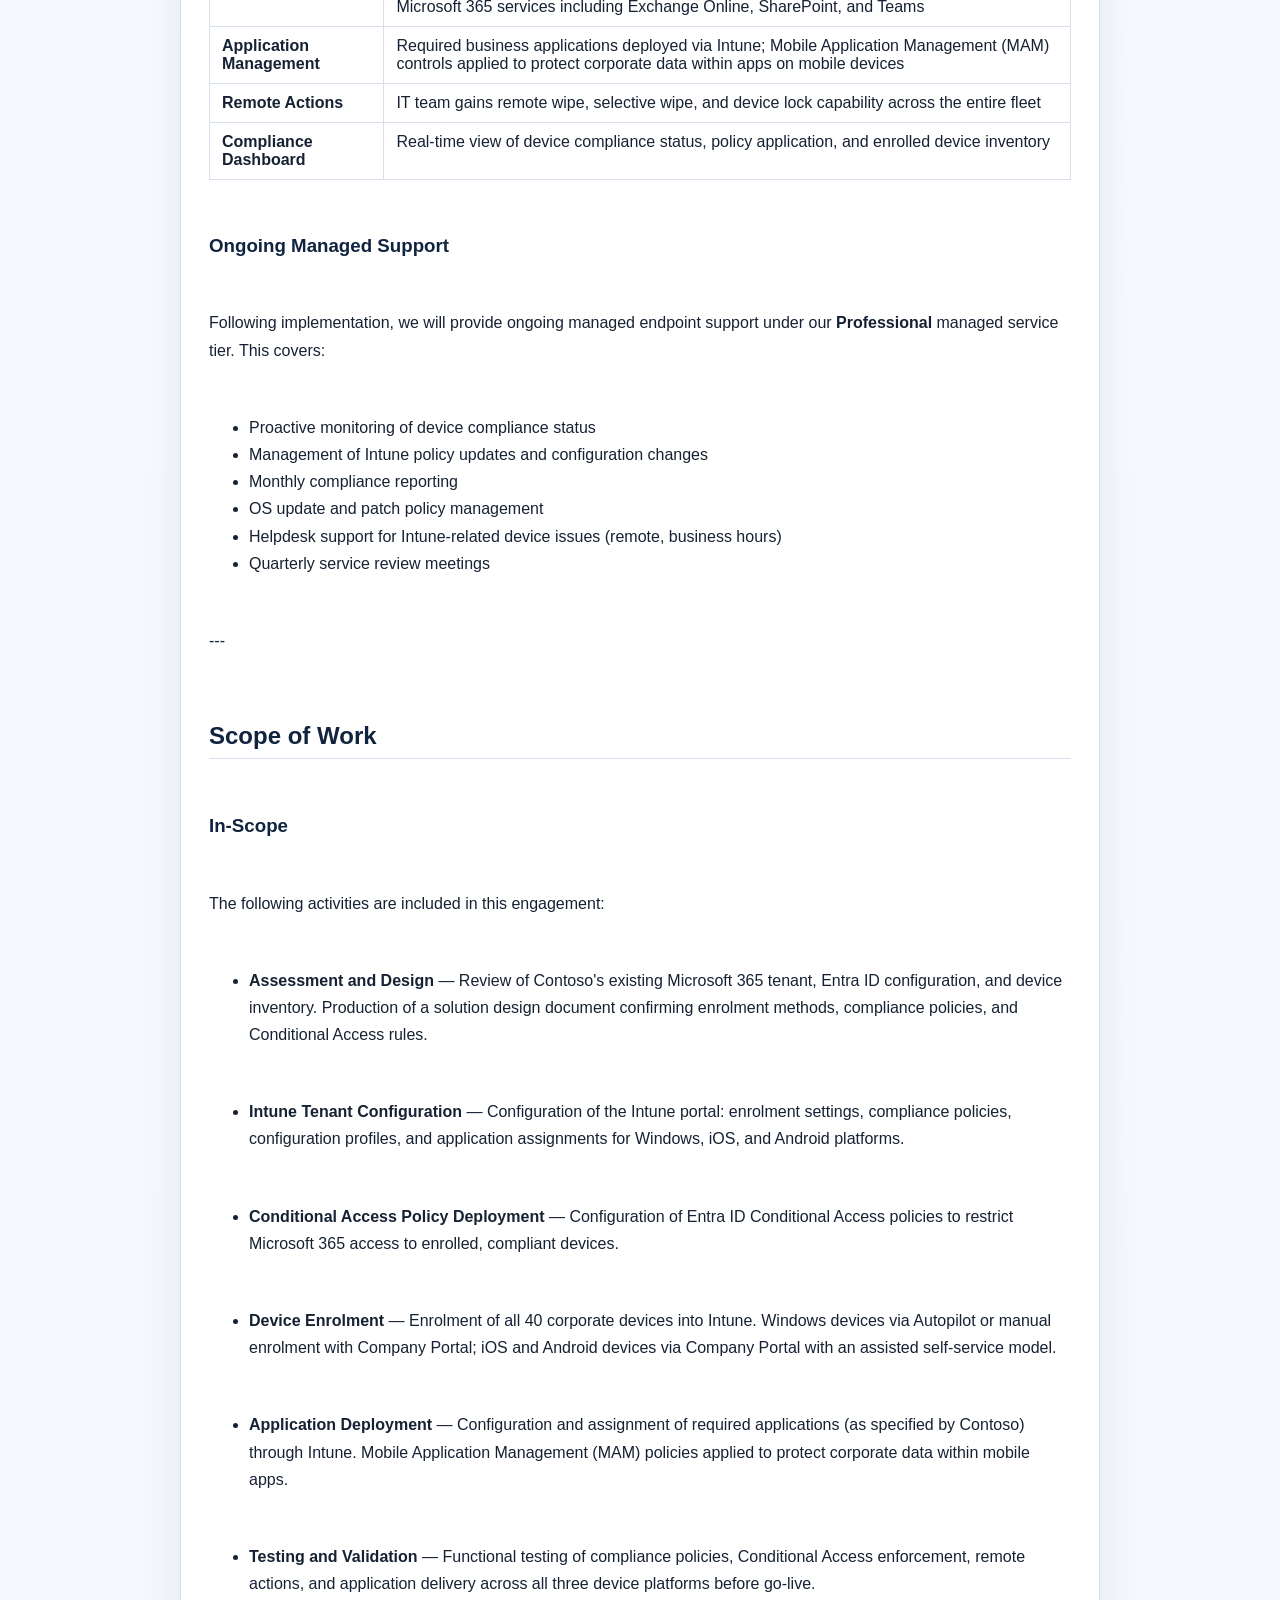
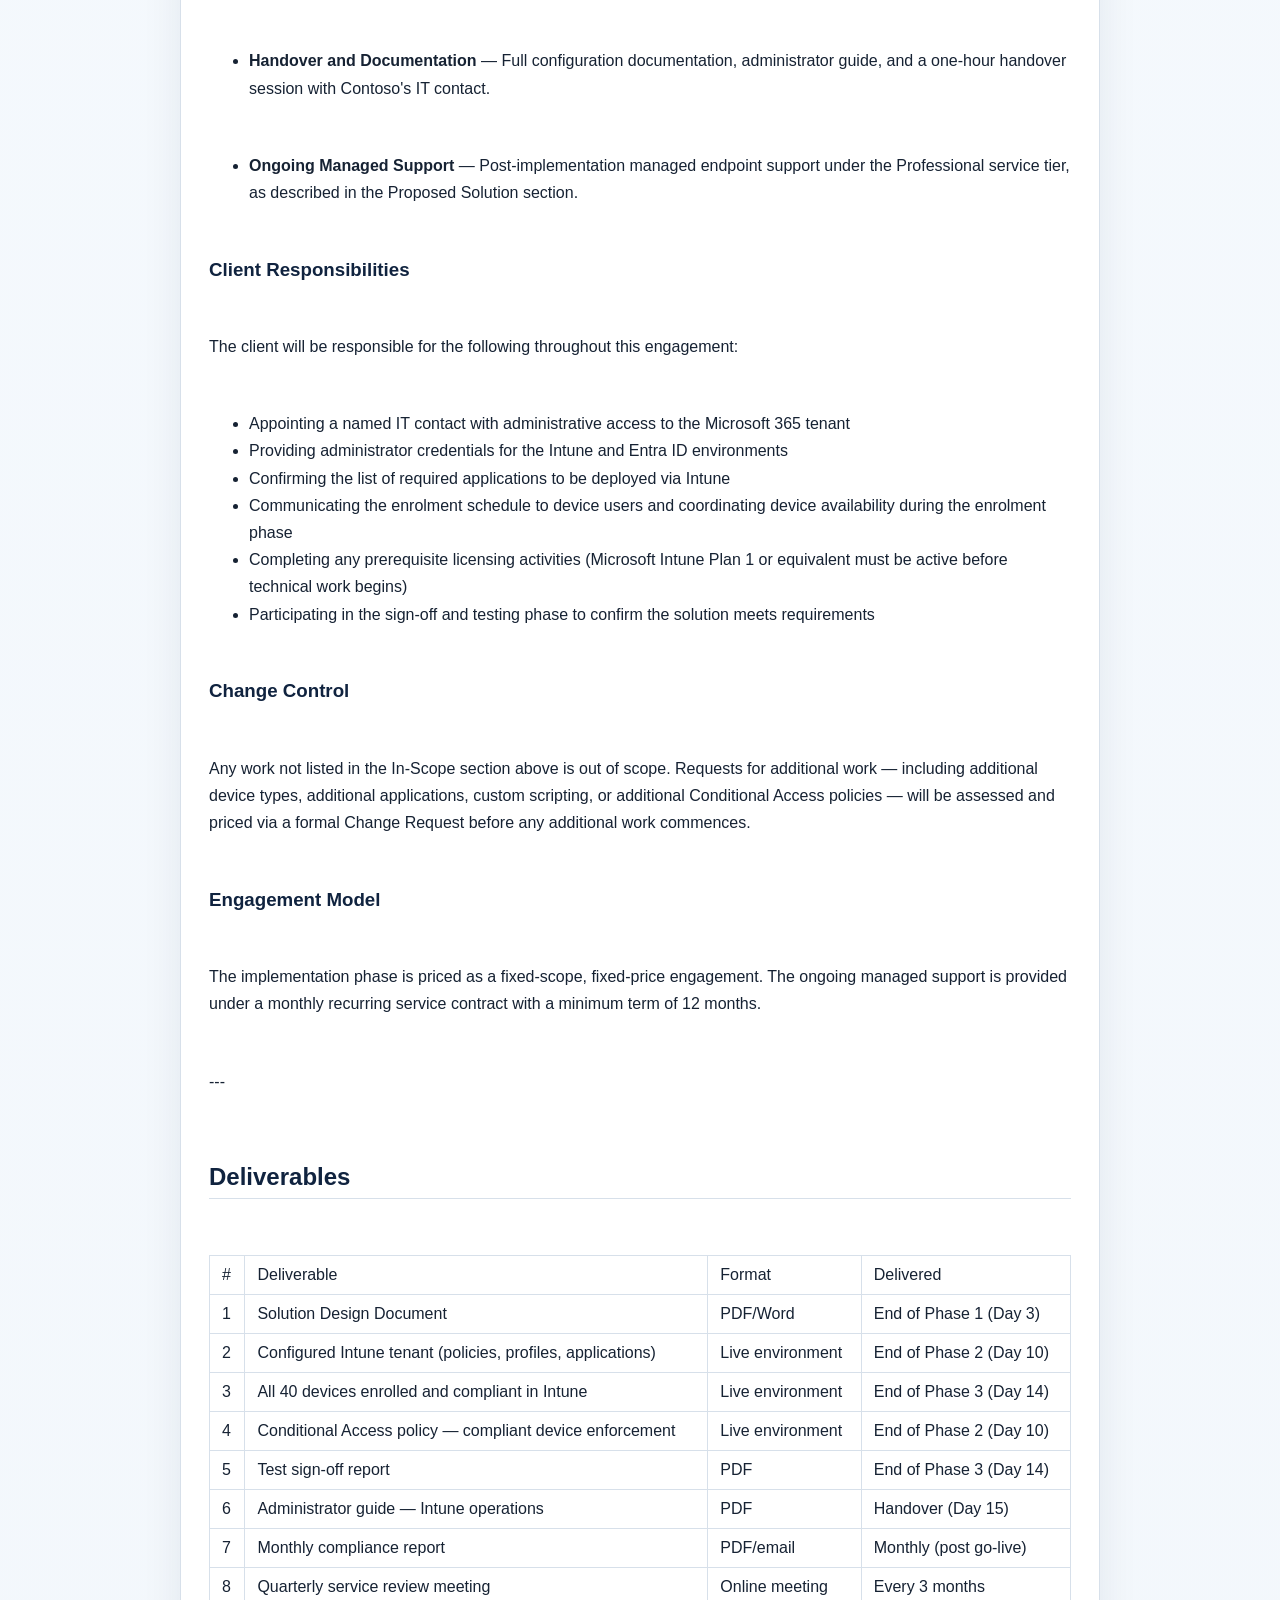
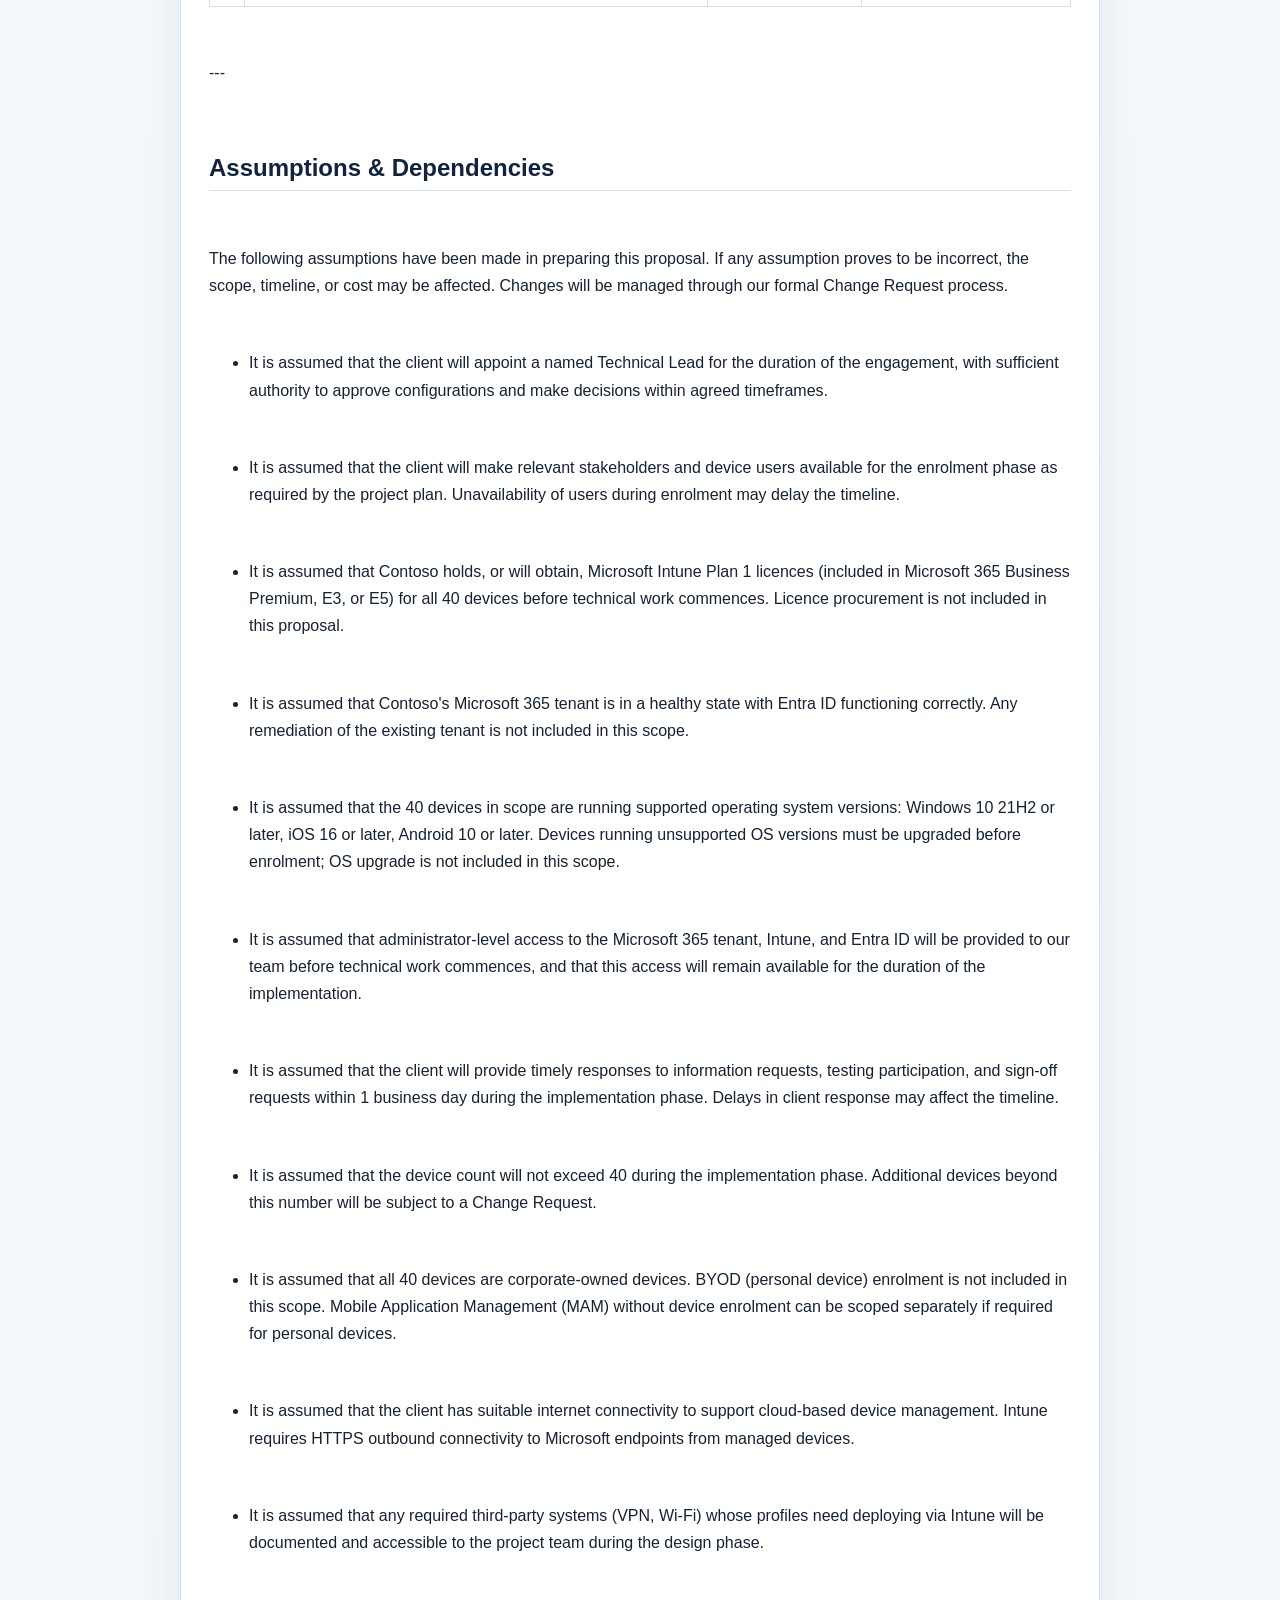
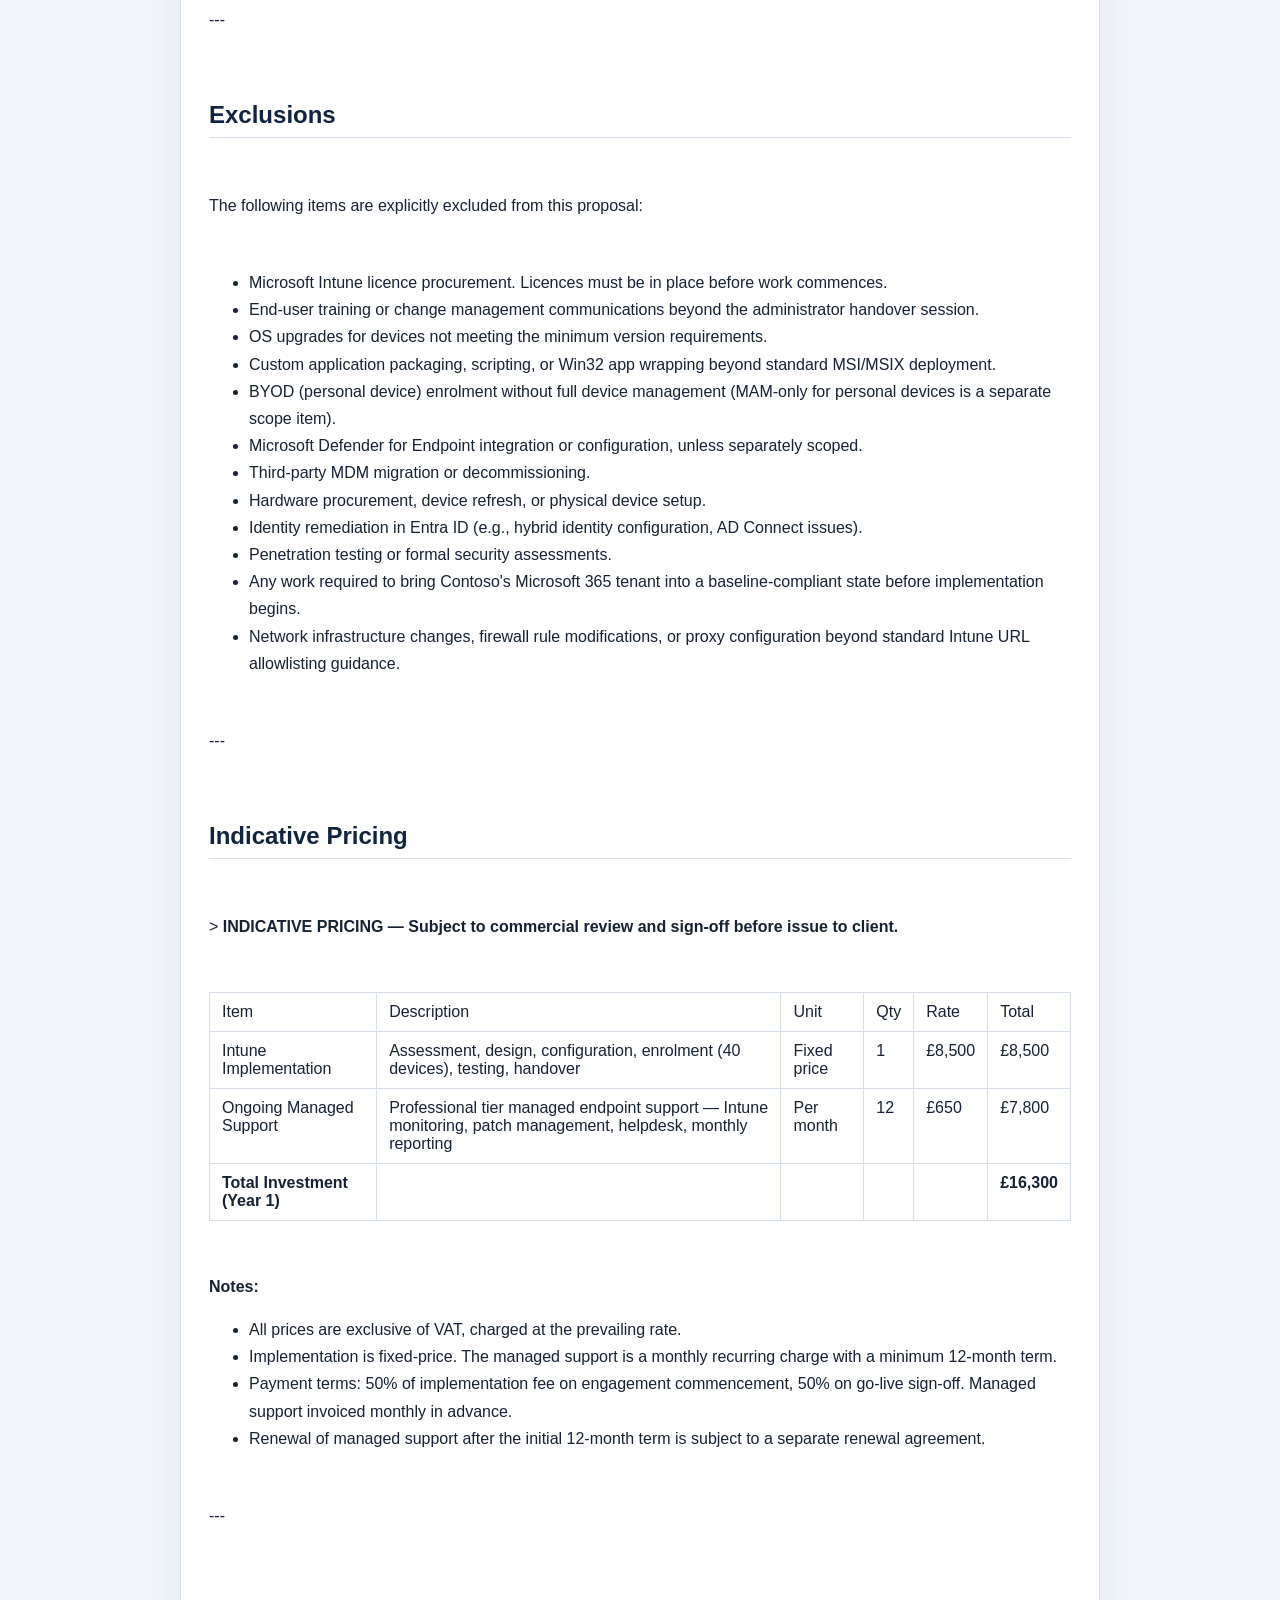
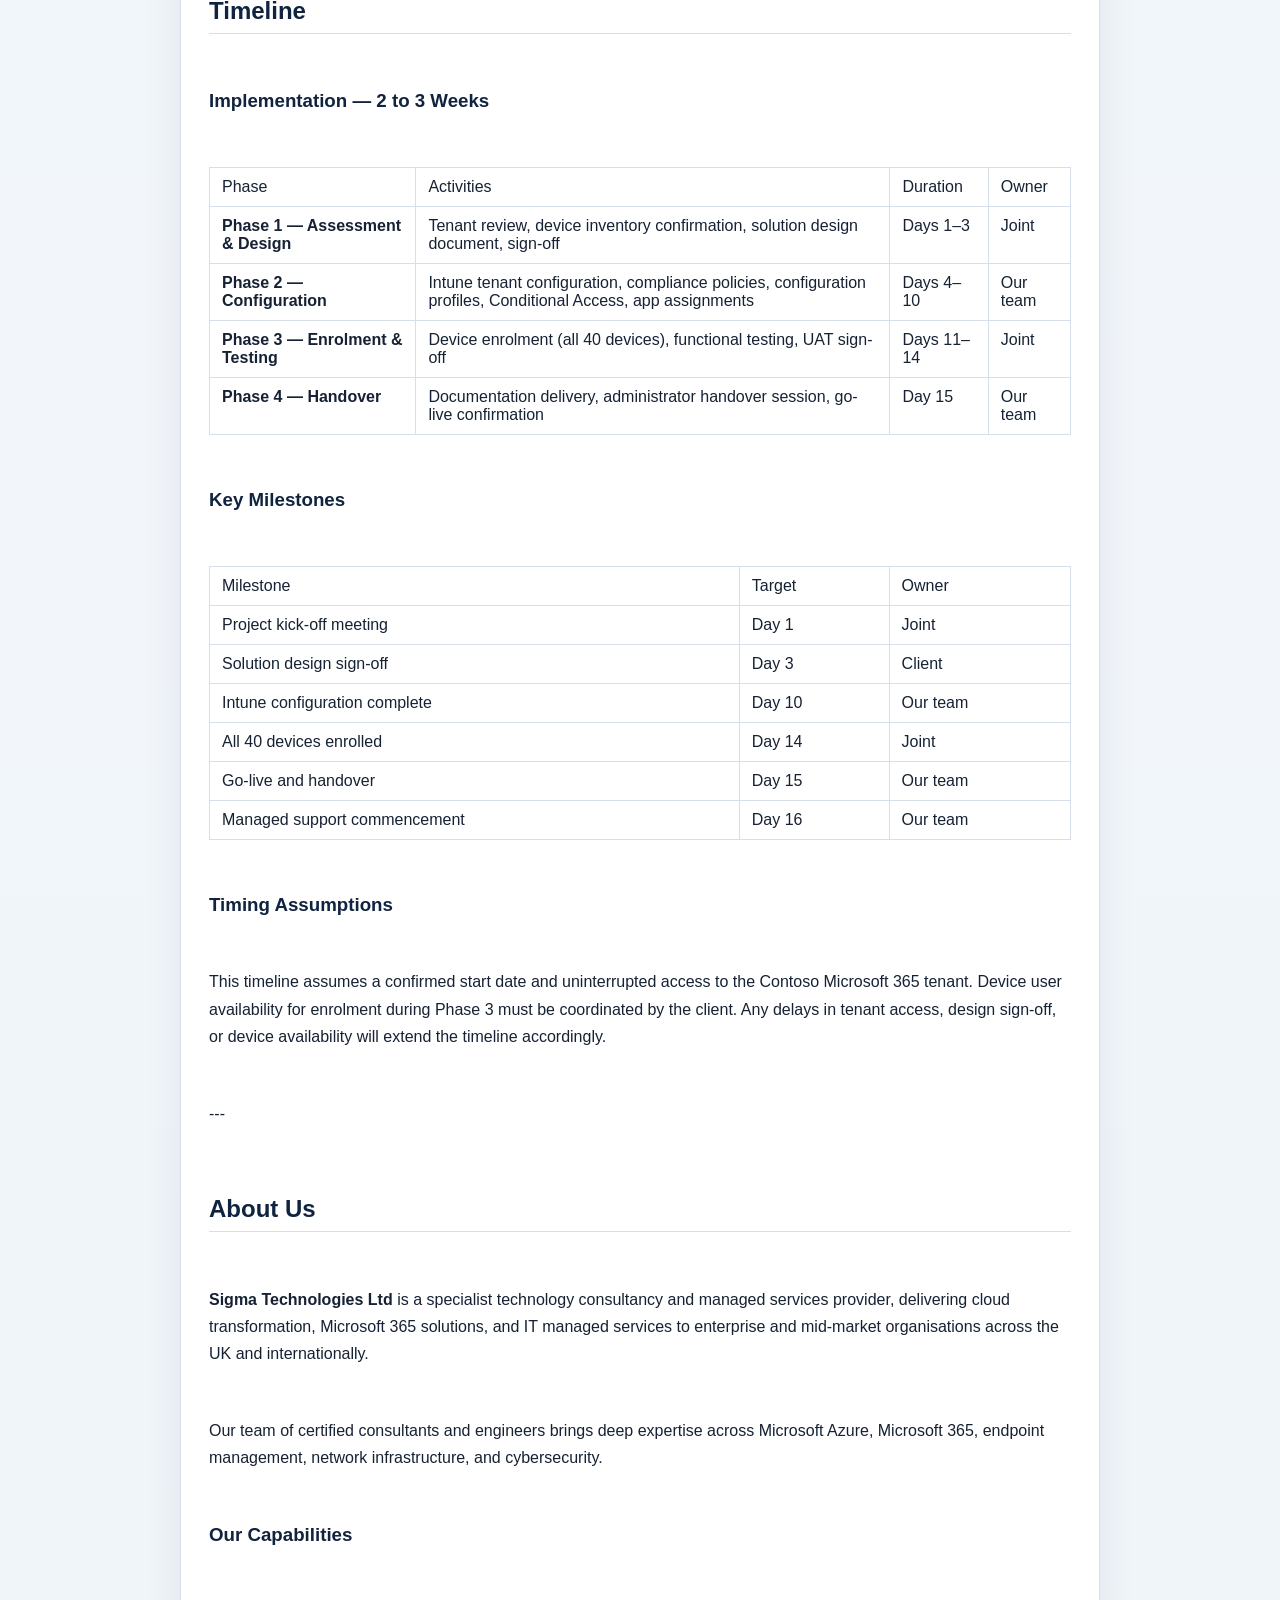
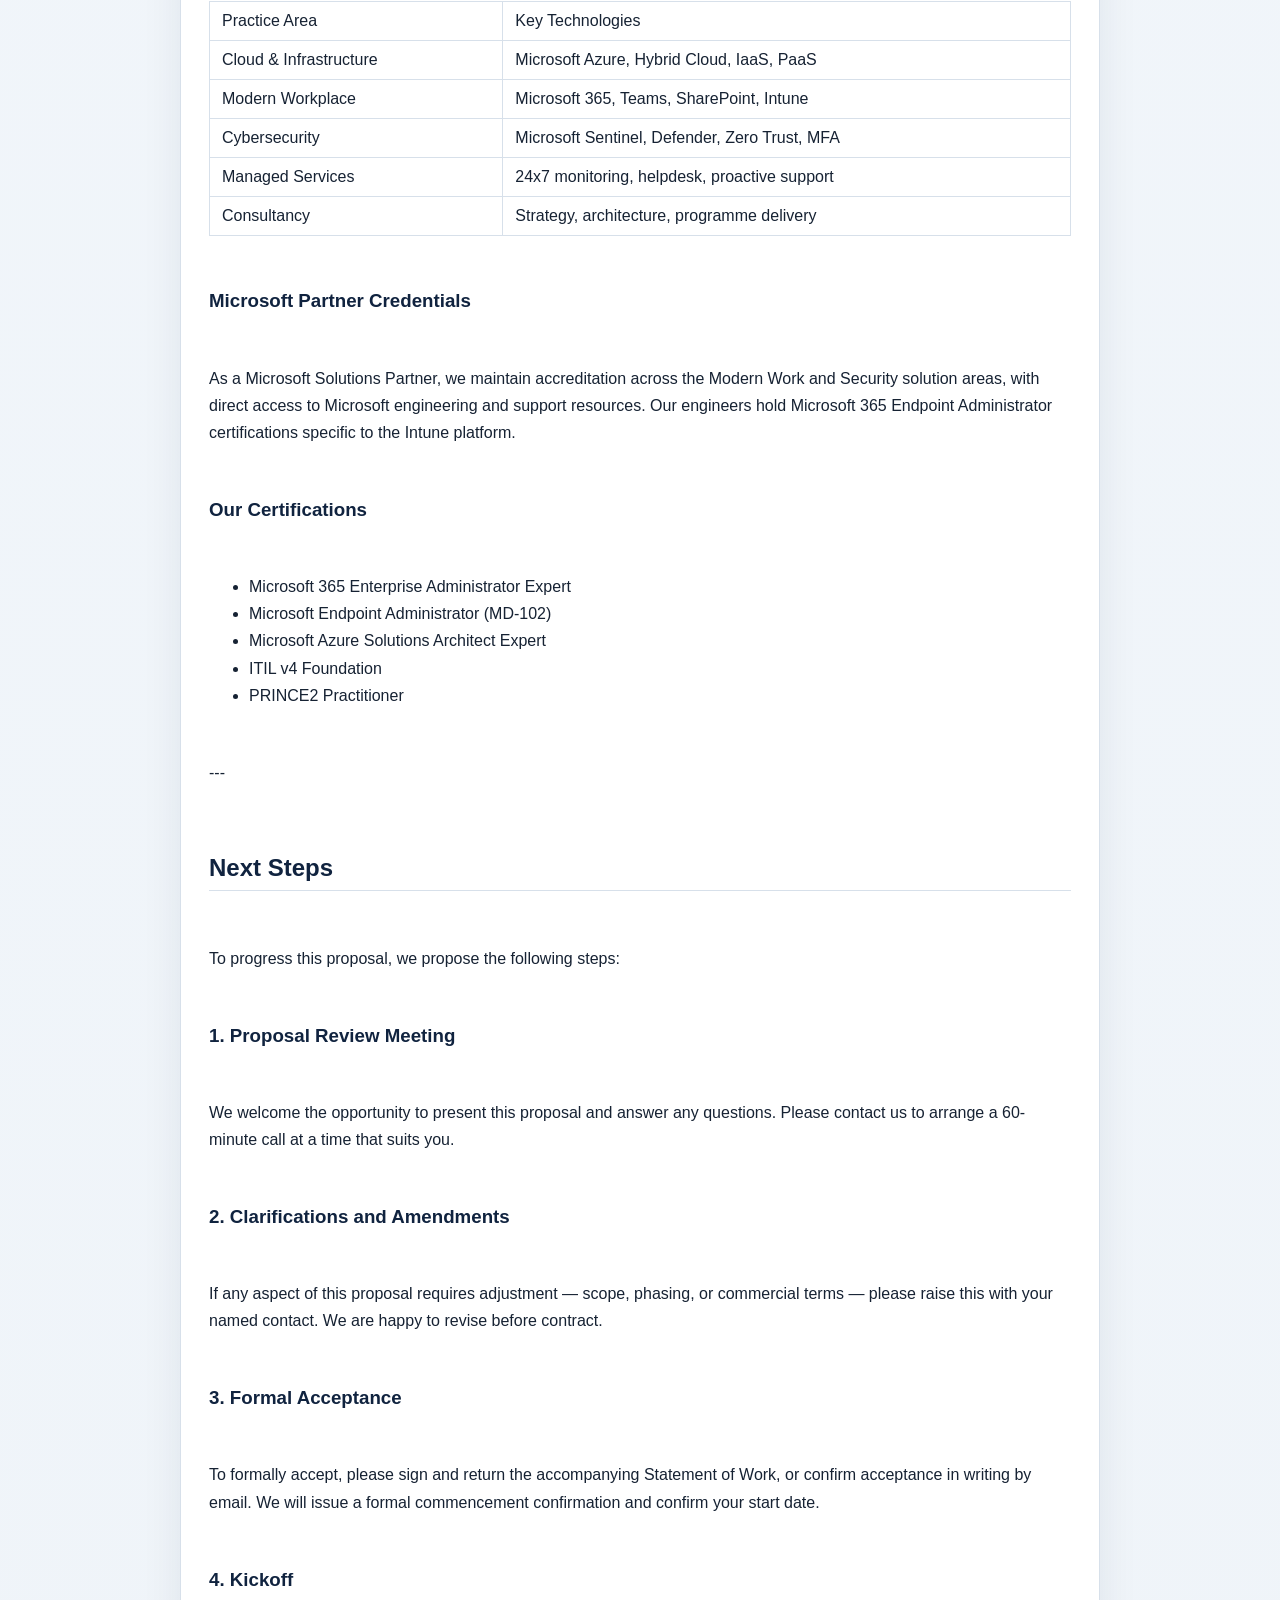
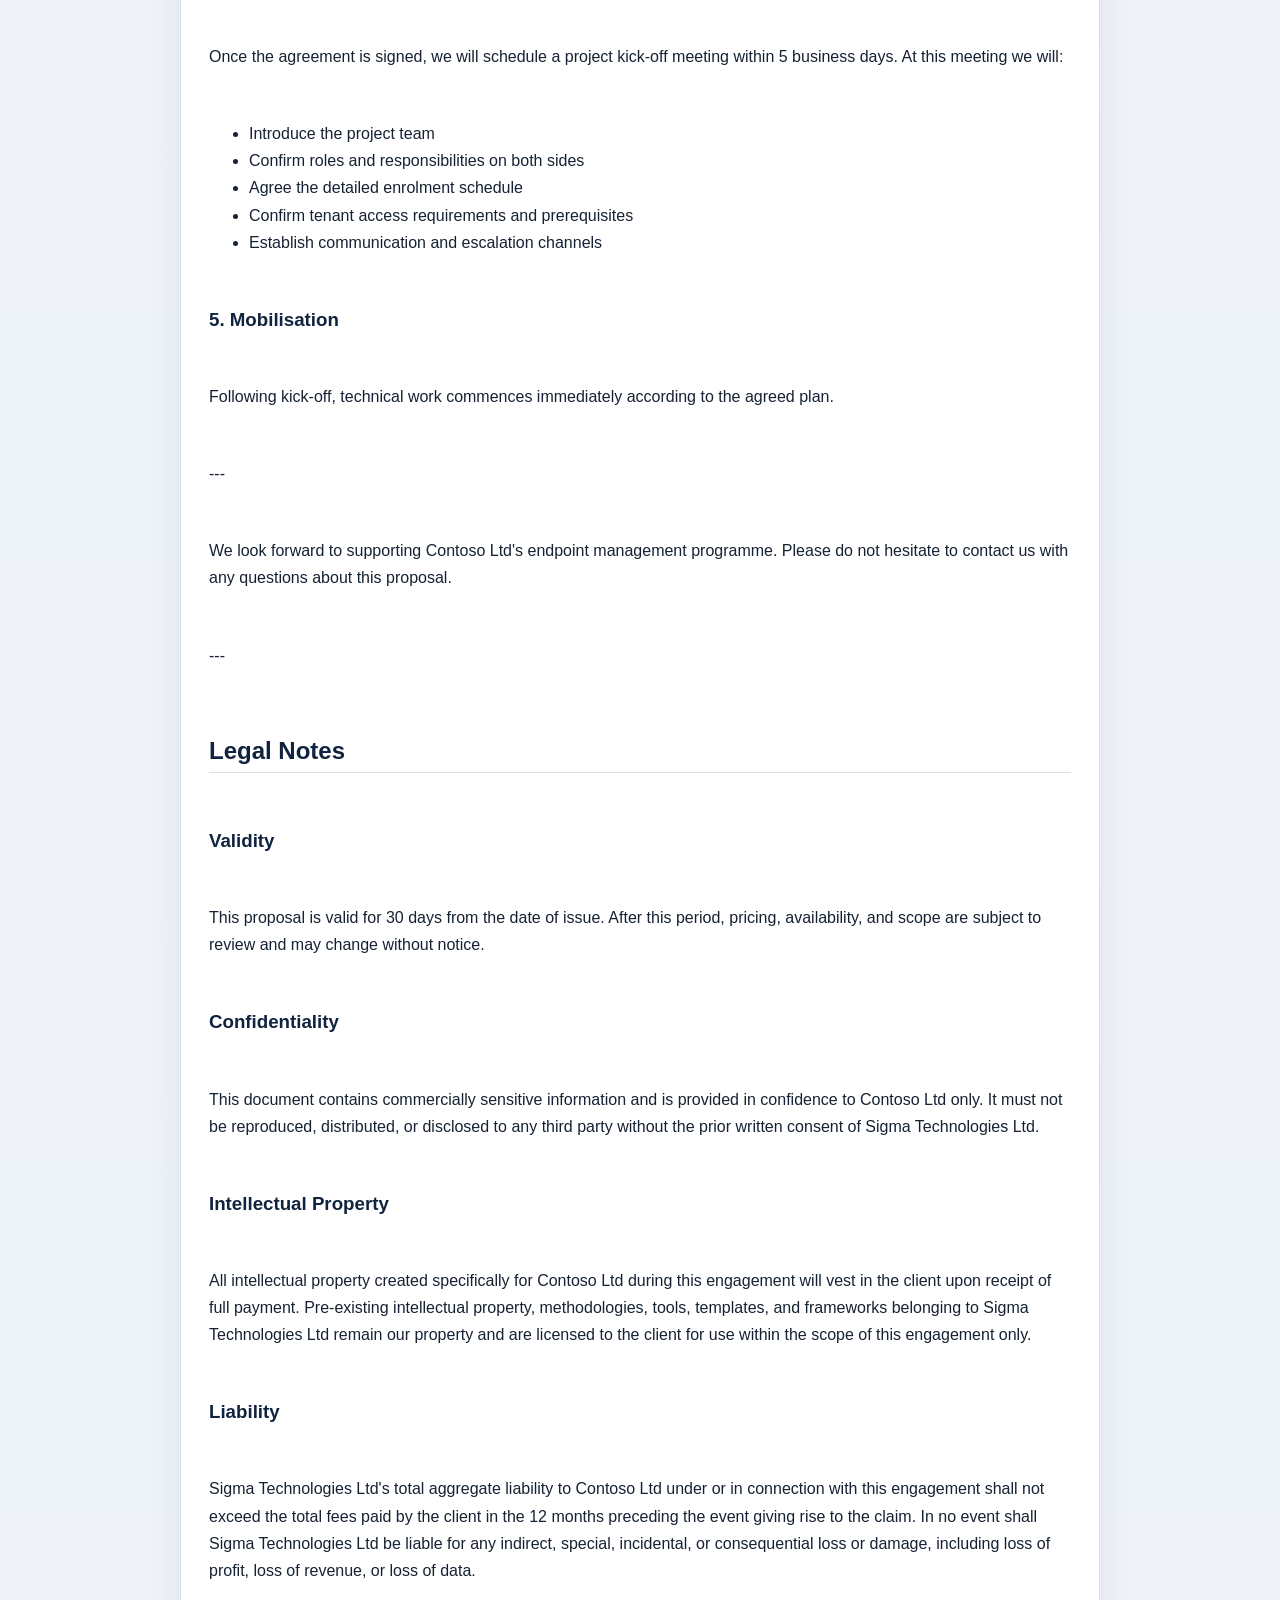
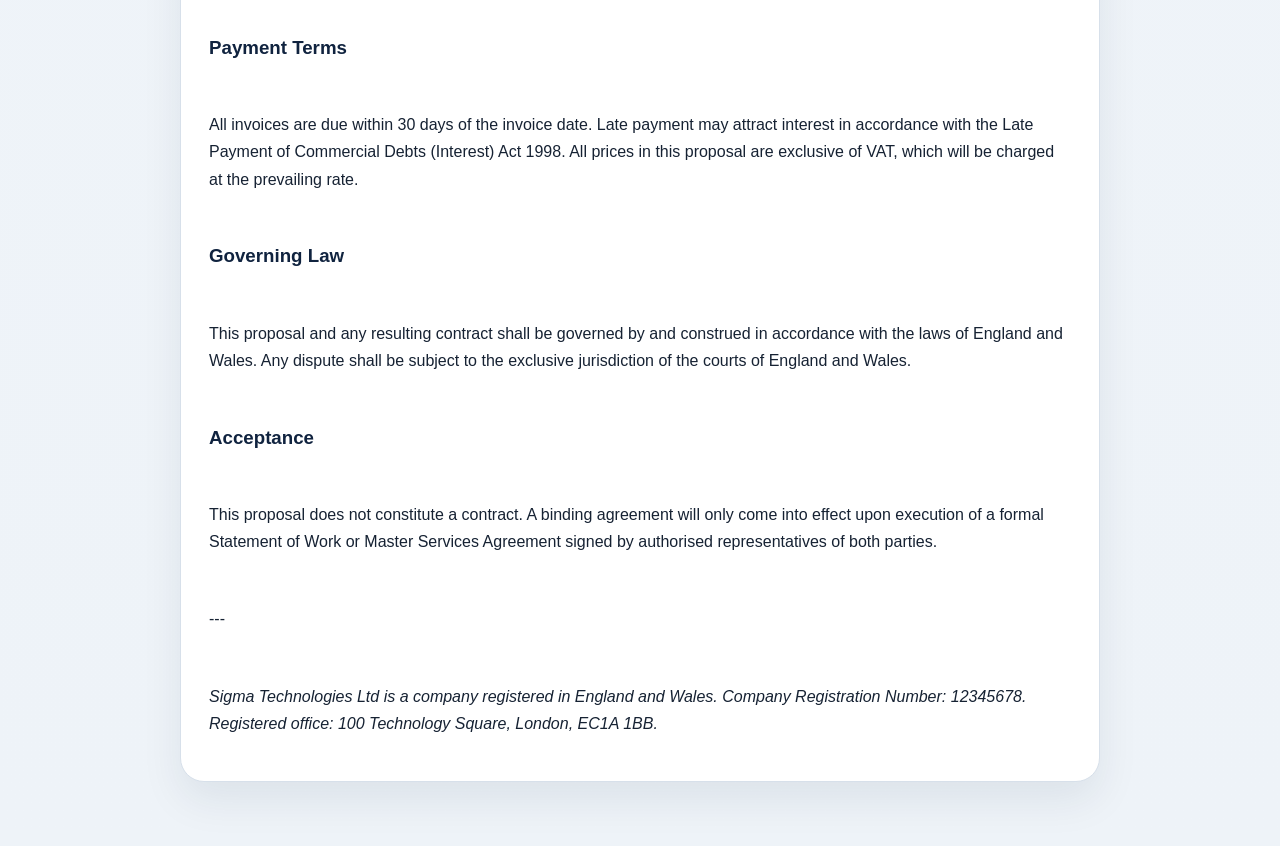
<file: .pages-site/drafts/proposals/2026-03-11_contoso_m365-implementation_proposal_draft.html>
<!DOCTYPE html>
<html lang="en">
<head>
  <meta charset="UTF-8">
  <meta name="viewport" content="width=device-width, initial-scale=1.0">
  <title>2026-03-11 contoso m365-implementation</title>
  <style>
    :root {
      --bg: #eef3f8;
      --panel: #ffffff;
      --ink: #162233;
      --muted: #64748b;
      --line: #d7e0ea;
      --navy: #10233f;
      --blue: #0b5fff;
      --teal: #10917d;
    }
    * { box-sizing: border-box; }
    body {
      margin: 0;
      font-family: Aptos, "Segoe UI", sans-serif;
      color: var(--ink);
      background: linear-gradient(180deg, #f7fbff 0%, var(--bg) 100%);
    }
    .shell {
      max-width: 960px;
      margin: 0 auto;
      padding: 28px 20px 64px;
    }
    .topbar {
      display: flex;
      justify-content: space-between;
      gap: 16px;
      align-items: center;
      margin-bottom: 18px;
    }
    .back {
      color: var(--blue);
      text-decoration: none;
      font-weight: 700;
    }
    .meta {
      color: var(--muted);
      font-size: 0.92rem;
      text-align: right;
    }
    .hero {
      padding: 26px 28px;
      border-radius: 24px;
      background: linear-gradient(135deg, rgba(16, 35, 63, 0.97), rgba(11, 95, 255, 0.92));
      color: white;
      box-shadow: 0 18px 48px rgba(16, 35, 63, 0.12);
      margin-bottom: 22px;
    }
    .hero p {
      margin: 0;
      color: rgba(255, 255, 255, 0.76);
      text-transform: uppercase;
      letter-spacing: 0.12em;
      font-size: 0.76rem;
    }
    .hero h1 {
      margin: 12px 0 0;
      font-size: 2.3rem;
      line-height: 1;
    }
    .doc {
      padding: 28px;
      border: 1px solid var(--line);
      border-radius: 24px;
      background: var(--panel);
      box-shadow: 0 18px 42px rgba(16, 35, 63, 0.08);
    }
    .doc h1, .doc h2, .doc h3, .doc h4 {
      color: var(--navy);
      line-height: 1.15;
    }
    .doc h2 {
      margin-top: 34px;
      padding-bottom: 8px;
      border-bottom: 1px solid var(--line);
    }
    .doc p, .doc li {
      line-height: 1.7;
    }
    .doc table {
      width: 100%;
      border-collapse: collapse;
      margin: 18px 0;
      border: 1px solid var(--line);
    }
    .doc th, .doc td {
      border: 1px solid var(--line);
      padding: 10px 12px;
      text-align: left;
      vertical-align: top;
    }
    .doc th {
      background: #eef4fb;
    }
    .doc code {
      background: #f4f7fb;
      border: 1px solid var(--line);
      border-radius: 6px;
      padding: 1px 5px;
    }
    .doc blockquote {
      margin: 18px 0;
      padding: 12px 16px;
      border-left: 4px solid var(--teal);
      background: #eff9f7;
    }
    @media (max-width: 700px) {
      .topbar { display: block; }
      .meta { margin-top: 10px; text-align: left; }
      .hero, .doc { padding: 20px; }
      .hero h1 { font-size: 1.9rem; }
    }
  </style>
</head>
<body>
  <main class="shell">
    <div class="topbar">
      <a class="back" href="../../index.html">Back to dashboard</a>
      <div class="meta">Contoso | M365 Implementation</div>
    </div>
    <section class="hero">
      <p>Internal document view</p>
      <h1>2026-03-11 contoso m365-implementation</h1>
    </section>
    <article class="doc">
      <h1>Microsoft Intune Endpoint Management</h1>
<h2>Implementation and Managed Support Proposal</h2>
<br>
<p>---</p>
<br>
<p><strong>Prepared for:</strong> Contoso Ltd</p>
<p><strong>Prepared by:</strong> Sigma Technologies Ltd</p>
<p><strong>Document Reference:</strong> PROP-2026-03-11-CONTOSO</p>
<p><strong>Date:</strong> 11 March 2026</p>
<p><strong>Version:</strong> 1.0</p>
<p><strong>Valid for:</strong> 30 days from date of issue</p>
<br>
<p>---</p>
<br>
<h2>Executive Summary</h2>
<br>
<p>Contoso Ltd currently operates 40 corporate devices — Windows laptops and mobile devices — managed through basic Group Policy with no mobile device management capability. This leaves corporate data accessible on unmanaged devices, produces inconsistent security policy enforcement across the fleet, and requires manual effort from the IT team to track and maintain compliance.</p>
<br>
<p>We will deploy <strong>Microsoft Intune</strong> as Contoso&#x27;s unified endpoint management platform, enrolling all 40 devices within a 2–3 week engagement. Intune will enforce security baselines, control application delivery, and provide real-time compliance visibility across every corporate device. Following implementation, our team will provide ongoing managed endpoint support, ensuring Contoso&#x27;s device estate remains secure, compliant, and current without requiring dedicated in-house resource.</p>
<br>
<p>The outcome: all 40 corporate devices enrolled and compliant within 30 days, consistent security policies enforced from day one, and a managed service model that scales as Contoso grows.</p>
<br>
<p>---</p>
<br>
<h2>Understanding of Requirements</h2>
<br>
<p>Contoso Ltd operates within the professional services sector and maintains a fleet of 40 corporate devices, comprising Windows laptops and a number of iOS and Android mobile devices used by staff across its UK office.</p>
<br>
<p>The current management approach relies on Windows Group Policy for laptop configuration, with no equivalent capability for mobile devices. This creates three specific problems:</p>
<br>
<p><strong>Unmanaged mobile devices.</strong> Corporate email, documents, and business applications are accessible on mobile devices that have no enforced security policies, no remote wipe capability, and no visibility from the IT team. If a device is lost or a staff member leaves the organisation, sensitive data may remain accessible.</p>
<br>
<p><strong>Inconsistent policy enforcement.</strong> Group Policy provides basic control over Windows devices but cannot enforce modern security baselines such as BitLocker encryption status, Windows Defender configuration, or compliance with minimum OS versions. Devices that fall out of policy are not automatically detected.</p>
<br>
<p><strong>Manual compliance overhead.</strong> Without a centralised management platform, the IT team has no consolidated view of device health, patch status, or policy compliance. Identifying and remediating non-compliant devices requires manual, time-consuming investigation.</p>
<br>
<p>Contoso requires a solution that places all 40 devices under a single management plane, enforces security policies consistently, provides remote wipe and selective wipe capabilities, and reduces the ongoing operational burden on the IT function. The organisation also requires ongoing managed support to maintain the solution post-implementation, as it does not have dedicated endpoint management resource in-house.</p>
<br>
<p>---</p>
<br>
<h2>Proposed Solution</h2>
<br>
<p>We will deploy <strong>Microsoft Intune</strong>, Microsoft&#x27;s cloud-native endpoint management platform, as Contoso&#x27;s unified management solution for all corporate devices. Intune is integrated with <strong>Microsoft Entra ID</strong> (formerly Azure Active Directory) to provide identity-driven access control, ensuring that only enrolled, compliant devices can access corporate resources.</p>
<br>
<h3>Platform Architecture</h3>
<br>
<p>The solution will be delivered as a fully cloud-managed deployment. No on-premises infrastructure is required. All devices communicate with Intune via the internet, enabling management of remote workers and devices in any location.</p>
<br>
<h3>Endpoint Management Capabilities Deployed</h3>
<br>
<table><tbody>
<tr><td>Capability</td><td>Description</td></tr>
<tr><td><strong>Device Enrolment</strong></td><td>All 40 Windows, iOS, and Android devices enrolled into Intune using appropriate enrolment methods (Windows Autopilot / Company Portal)</td></tr>
<tr><td><strong>Compliance Policies</strong></td><td>Device compliance rules enforced: minimum OS version, encryption status, PIN/password requirements, screen lock timeout</td></tr>
<tr><td><strong>Configuration Profiles</strong></td><td>Security baselines applied: BitLocker (Windows), device restrictions, Wi-Fi and VPN profiles where required</td></tr>
<tr><td><strong>Conditional Access</strong></td><td>Entra ID Conditional Access policies ensure only enrolled, compliant devices access Microsoft 365 services including Exchange Online, SharePoint, and Teams</td></tr>
<tr><td><strong>Application Management</strong></td><td>Required business applications deployed via Intune; Mobile Application Management (MAM) controls applied to protect corporate data within apps on mobile devices</td></tr>
<tr><td><strong>Remote Actions</strong></td><td>IT team gains remote wipe, selective wipe, and device lock capability across the entire fleet</td></tr>
<tr><td><strong>Compliance Dashboard</strong></td><td>Real-time view of device compliance status, policy application, and enrolled device inventory</td></tr>
</tbody></table>
<br>
<h3>Ongoing Managed Support</h3>
<br>
<p>Following implementation, we will provide ongoing managed endpoint support under our <strong>Professional</strong> managed service tier. This covers:</p>
<br>
<ul>
<li>Proactive monitoring of device compliance status</li>
<li>Management of Intune policy updates and configuration changes</li>
<li>Monthly compliance reporting</li>
<li>OS update and patch policy management</li>
<li>Helpdesk support for Intune-related device issues (remote, business hours)</li>
<li>Quarterly service review meetings</li>
</ul>
<br>
<p>---</p>
<br>
<h2>Scope of Work</h2>
<br>
<h3>In-Scope</h3>
<br>
<p>The following activities are included in this engagement:</p>
<br>
<ul>
<li><strong>Assessment and Design</strong> — Review of Contoso&#x27;s existing Microsoft 365 tenant, Entra ID configuration, and device inventory. Production of a solution design document confirming enrolment methods, compliance policies, and Conditional Access rules.</li>
</ul>
<br>
<ul>
<li><strong>Intune Tenant Configuration</strong> — Configuration of the Intune portal: enrolment settings, compliance policies, configuration profiles, and application assignments for Windows, iOS, and Android platforms.</li>
</ul>
<br>
<ul>
<li><strong>Conditional Access Policy Deployment</strong> — Configuration of Entra ID Conditional Access policies to restrict Microsoft 365 access to enrolled, compliant devices.</li>
</ul>
<br>
<ul>
<li><strong>Device Enrolment</strong> — Enrolment of all 40 corporate devices into Intune. Windows devices via Autopilot or manual enrolment with Company Portal; iOS and Android devices via Company Portal with an assisted self-service model.</li>
</ul>
<br>
<ul>
<li><strong>Application Deployment</strong> — Configuration and assignment of required applications (as specified by Contoso) through Intune. Mobile Application Management (MAM) policies applied to protect corporate data within mobile apps.</li>
</ul>
<br>
<ul>
<li><strong>Testing and Validation</strong> — Functional testing of compliance policies, Conditional Access enforcement, remote actions, and application delivery across all three device platforms before go-live.</li>
</ul>
<br>
<ul>
<li><strong>Handover and Documentation</strong> — Full configuration documentation, administrator guide, and a one-hour handover session with Contoso&#x27;s IT contact.</li>
</ul>
<br>
<ul>
<li><strong>Ongoing Managed Support</strong> — Post-implementation managed endpoint support under the Professional service tier, as described in the Proposed Solution section.</li>
</ul>
<br>
<h3>Client Responsibilities</h3>
<br>
<p>The client will be responsible for the following throughout this engagement:</p>
<br>
<ul>
<li>Appointing a named IT contact with administrative access to the Microsoft 365 tenant</li>
<li>Providing administrator credentials for the Intune and Entra ID environments</li>
<li>Confirming the list of required applications to be deployed via Intune</li>
<li>Communicating the enrolment schedule to device users and coordinating device availability during the enrolment phase</li>
<li>Completing any prerequisite licensing activities (Microsoft Intune Plan 1 or equivalent must be active before technical work begins)</li>
<li>Participating in the sign-off and testing phase to confirm the solution meets requirements</li>
</ul>
<br>
<h3>Change Control</h3>
<br>
<p>Any work not listed in the In-Scope section above is out of scope. Requests for additional work — including additional device types, additional applications, custom scripting, or additional Conditional Access policies — will be assessed and priced via a formal Change Request before any additional work commences.</p>
<br>
<h3>Engagement Model</h3>
<br>
<p>The implementation phase is priced as a fixed-scope, fixed-price engagement. The ongoing managed support is provided under a monthly recurring service contract with a minimum term of 12 months.</p>
<br>
<p>---</p>
<br>
<h2>Deliverables</h2>
<br>
<table><tbody>
<tr><td>#</td><td>Deliverable</td><td>Format</td><td>Delivered</td></tr>
<tr><td>1</td><td>Solution Design Document</td><td>PDF/Word</td><td>End of Phase 1 (Day 3)</td></tr>
<tr><td>2</td><td>Configured Intune tenant (policies, profiles, applications)</td><td>Live environment</td><td>End of Phase 2 (Day 10)</td></tr>
<tr><td>3</td><td>All 40 devices enrolled and compliant in Intune</td><td>Live environment</td><td>End of Phase 3 (Day 14)</td></tr>
<tr><td>4</td><td>Conditional Access policy — compliant device enforcement</td><td>Live environment</td><td>End of Phase 2 (Day 10)</td></tr>
<tr><td>5</td><td>Test sign-off report</td><td>PDF</td><td>End of Phase 3 (Day 14)</td></tr>
<tr><td>6</td><td>Administrator guide — Intune operations</td><td>PDF</td><td>Handover (Day 15)</td></tr>
<tr><td>7</td><td>Monthly compliance report</td><td>PDF/email</td><td>Monthly (post go-live)</td></tr>
<tr><td>8</td><td>Quarterly service review meeting</td><td>Online meeting</td><td>Every 3 months</td></tr>
</tbody></table>
<br>
<p>---</p>
<br>
<h2>Assumptions &amp; Dependencies</h2>
<br>
<p>The following assumptions have been made in preparing this proposal. If any assumption proves to be incorrect, the scope, timeline, or cost may be affected. Changes will be managed through our formal Change Request process.</p>
<br>
<ul>
<li>It is assumed that the client will appoint a named Technical Lead for the duration of the engagement, with sufficient authority to approve configurations and make decisions within agreed timeframes.</li>
</ul>
<br>
<ul>
<li>It is assumed that the client will make relevant stakeholders and device users available for the enrolment phase as required by the project plan. Unavailability of users during enrolment may delay the timeline.</li>
</ul>
<br>
<ul>
<li>It is assumed that Contoso holds, or will obtain, Microsoft Intune Plan 1 licences (included in Microsoft 365 Business Premium, E3, or E5) for all 40 devices before technical work commences. Licence procurement is not included in this proposal.</li>
</ul>
<br>
<ul>
<li>It is assumed that Contoso&#x27;s Microsoft 365 tenant is in a healthy state with Entra ID functioning correctly. Any remediation of the existing tenant is not included in this scope.</li>
</ul>
<br>
<ul>
<li>It is assumed that the 40 devices in scope are running supported operating system versions: Windows 10 21H2 or later, iOS 16 or later, Android 10 or later. Devices running unsupported OS versions must be upgraded before enrolment; OS upgrade is not included in this scope.</li>
</ul>
<br>
<ul>
<li>It is assumed that administrator-level access to the Microsoft 365 tenant, Intune, and Entra ID will be provided to our team before technical work commences, and that this access will remain available for the duration of the implementation.</li>
</ul>
<br>
<ul>
<li>It is assumed that the client will provide timely responses to information requests, testing participation, and sign-off requests within 1 business day during the implementation phase. Delays in client response may affect the timeline.</li>
</ul>
<br>
<ul>
<li>It is assumed that the device count will not exceed 40 during the implementation phase. Additional devices beyond this number will be subject to a Change Request.</li>
</ul>
<br>
<ul>
<li>It is assumed that all 40 devices are corporate-owned devices. BYOD (personal device) enrolment is not included in this scope. Mobile Application Management (MAM) without device enrolment can be scoped separately if required for personal devices.</li>
</ul>
<br>
<ul>
<li>It is assumed that the client has suitable internet connectivity to support cloud-based device management. Intune requires HTTPS outbound connectivity to Microsoft endpoints from managed devices.</li>
</ul>
<br>
<ul>
<li>It is assumed that any required third-party systems (VPN, Wi-Fi) whose profiles need deploying via Intune will be documented and accessible to the project team during the design phase.</li>
</ul>
<br>
<p>---</p>
<br>
<h2>Exclusions</h2>
<br>
<p>The following items are explicitly excluded from this proposal:</p>
<br>
<ul>
<li>Microsoft Intune licence procurement. Licences must be in place before work commences.</li>
<li>End-user training or change management communications beyond the administrator handover session.</li>
<li>OS upgrades for devices not meeting the minimum version requirements.</li>
<li>Custom application packaging, scripting, or Win32 app wrapping beyond standard MSI/MSIX deployment.</li>
<li>BYOD (personal device) enrolment without full device management (MAM-only for personal devices is a separate scope item).</li>
<li>Microsoft Defender for Endpoint integration or configuration, unless separately scoped.</li>
<li>Third-party MDM migration or decommissioning.</li>
<li>Hardware procurement, device refresh, or physical device setup.</li>
<li>Identity remediation in Entra ID (e.g., hybrid identity configuration, AD Connect issues).</li>
<li>Penetration testing or formal security assessments.</li>
<li>Any work required to bring Contoso&#x27;s Microsoft 365 tenant into a baseline-compliant state before implementation begins.</li>
<li>Network infrastructure changes, firewall rule modifications, or proxy configuration beyond standard Intune URL allowlisting guidance.</li>
</ul>
<br>
<p>---</p>
<br>
<h2>Indicative Pricing</h2>
<br>
<p>&gt; <strong>INDICATIVE PRICING — Subject to commercial review and sign-off before issue to client.</strong></p>
<br>
<table><tbody>
<tr><td>Item</td><td>Description</td><td>Unit</td><td>Qty</td><td>Rate</td><td>Total</td></tr>
<tr><td>Intune Implementation</td><td>Assessment, design, configuration, enrolment (40 devices), testing, handover</td><td>Fixed price</td><td>1</td><td>£8,500</td><td>£8,500</td></tr>
<tr><td>Ongoing Managed Support</td><td>Professional tier managed endpoint support — Intune monitoring, patch management, helpdesk, monthly reporting</td><td>Per month</td><td>12</td><td>£650</td><td>£7,800</td></tr>
<tr><td><strong>Total Investment (Year 1)</strong></td><td></td><td></td><td></td><td></td><td><strong>£16,300</strong></td></tr>
</tbody></table>
<br>
<p><strong>Notes:</strong></p>
<ul>
<li>All prices are exclusive of VAT, charged at the prevailing rate.</li>
<li>Implementation is fixed-price. The managed support is a monthly recurring charge with a minimum 12-month term.</li>
<li>Payment terms: 50% of implementation fee on engagement commencement, 50% on go-live sign-off. Managed support invoiced monthly in advance.</li>
<li>Renewal of managed support after the initial 12-month term is subject to a separate renewal agreement.</li>
</ul>
<br>
<p>---</p>
<br>
<h2>Timeline</h2>
<br>
<h3>Implementation — 2 to 3 Weeks</h3>
<br>
<table><tbody>
<tr><td>Phase</td><td>Activities</td><td>Duration</td><td>Owner</td></tr>
<tr><td><strong>Phase 1 — Assessment &amp; Design</strong></td><td>Tenant review, device inventory confirmation, solution design document, sign-off</td><td>Days 1–3</td><td>Joint</td></tr>
<tr><td><strong>Phase 2 — Configuration</strong></td><td>Intune tenant configuration, compliance policies, configuration profiles, Conditional Access, app assignments</td><td>Days 4–10</td><td>Our team</td></tr>
<tr><td><strong>Phase 3 — Enrolment &amp; Testing</strong></td><td>Device enrolment (all 40 devices), functional testing, UAT sign-off</td><td>Days 11–14</td><td>Joint</td></tr>
<tr><td><strong>Phase 4 — Handover</strong></td><td>Documentation delivery, administrator handover session, go-live confirmation</td><td>Day 15</td><td>Our team</td></tr>
</tbody></table>
<br>
<h3>Key Milestones</h3>
<br>
<table><tbody>
<tr><td>Milestone</td><td>Target</td><td>Owner</td></tr>
<tr><td>Project kick-off meeting</td><td>Day 1</td><td>Joint</td></tr>
<tr><td>Solution design sign-off</td><td>Day 3</td><td>Client</td></tr>
<tr><td>Intune configuration complete</td><td>Day 10</td><td>Our team</td></tr>
<tr><td>All 40 devices enrolled</td><td>Day 14</td><td>Joint</td></tr>
<tr><td>Go-live and handover</td><td>Day 15</td><td>Our team</td></tr>
<tr><td>Managed support commencement</td><td>Day 16</td><td>Our team</td></tr>
</tbody></table>
<br>
<h3>Timing Assumptions</h3>
<br>
<p>This timeline assumes a confirmed start date and uninterrupted access to the Contoso Microsoft 365 tenant. Device user availability for enrolment during Phase 3 must be coordinated by the client. Any delays in tenant access, design sign-off, or device availability will extend the timeline accordingly.</p>
<br>
<p>---</p>
<br>
<h2>About Us</h2>
<br>
<p><strong>Sigma Technologies Ltd</strong> is a specialist technology consultancy and managed services provider, delivering cloud transformation, Microsoft 365 solutions, and IT managed services to enterprise and mid-market organisations across the UK and internationally.</p>
<br>
<p>Our team of certified consultants and engineers brings deep expertise across Microsoft Azure, Microsoft 365, endpoint management, network infrastructure, and cybersecurity.</p>
<br>
<h3>Our Capabilities</h3>
<br>
<table><tbody>
<tr><td>Practice Area</td><td>Key Technologies</td></tr>
<tr><td>Cloud &amp; Infrastructure</td><td>Microsoft Azure, Hybrid Cloud, IaaS, PaaS</td></tr>
<tr><td>Modern Workplace</td><td>Microsoft 365, Teams, SharePoint, Intune</td></tr>
<tr><td>Cybersecurity</td><td>Microsoft Sentinel, Defender, Zero Trust, MFA</td></tr>
<tr><td>Managed Services</td><td>24x7 monitoring, helpdesk, proactive support</td></tr>
<tr><td>Consultancy</td><td>Strategy, architecture, programme delivery</td></tr>
</tbody></table>
<br>
<h3>Microsoft Partner Credentials</h3>
<br>
<p>As a Microsoft Solutions Partner, we maintain accreditation across the Modern Work and Security solution areas, with direct access to Microsoft engineering and support resources. Our engineers hold Microsoft 365 Endpoint Administrator certifications specific to the Intune platform.</p>
<br>
<h3>Our Certifications</h3>
<br>
<ul>
<li>Microsoft 365 Enterprise Administrator Expert</li>
<li>Microsoft Endpoint Administrator (MD-102)</li>
<li>Microsoft Azure Solutions Architect Expert</li>
<li>ITIL v4 Foundation</li>
<li>PRINCE2 Practitioner</li>
</ul>
<br>
<p>---</p>
<br>
<h2>Next Steps</h2>
<br>
<p>To progress this proposal, we propose the following steps:</p>
<br>
<h3>1. Proposal Review Meeting</h3>
<br>
<p>We welcome the opportunity to present this proposal and answer any questions. Please contact us to arrange a 60-minute call at a time that suits you.</p>
<br>
<h3>2. Clarifications and Amendments</h3>
<br>
<p>If any aspect of this proposal requires adjustment — scope, phasing, or commercial terms — please raise this with your named contact. We are happy to revise before contract.</p>
<br>
<h3>3. Formal Acceptance</h3>
<br>
<p>To formally accept, please sign and return the accompanying Statement of Work, or confirm acceptance in writing by email. We will issue a formal commencement confirmation and confirm your start date.</p>
<br>
<h3>4. Kickoff</h3>
<br>
<p>Once the agreement is signed, we will schedule a project kick-off meeting within 5 business days. At this meeting we will:</p>
<br>
<ul>
<li>Introduce the project team</li>
<li>Confirm roles and responsibilities on both sides</li>
<li>Agree the detailed enrolment schedule</li>
<li>Confirm tenant access requirements and prerequisites</li>
<li>Establish communication and escalation channels</li>
</ul>
<br>
<h3>5. Mobilisation</h3>
<br>
<p>Following kick-off, technical work commences immediately according to the agreed plan.</p>
<br>
<p>---</p>
<br>
<p>We look forward to supporting Contoso Ltd&#x27;s endpoint management programme. Please do not hesitate to contact us with any questions about this proposal.</p>
<br>
<p>---</p>
<br>
<h2>Legal Notes</h2>
<br>
<h3>Validity</h3>
<br>
<p>This proposal is valid for 30 days from the date of issue. After this period, pricing, availability, and scope are subject to review and may change without notice.</p>
<br>
<h3>Confidentiality</h3>
<br>
<p>This document contains commercially sensitive information and is provided in confidence to Contoso Ltd only. It must not be reproduced, distributed, or disclosed to any third party without the prior written consent of Sigma Technologies Ltd.</p>
<br>
<h3>Intellectual Property</h3>
<br>
<p>All intellectual property created specifically for Contoso Ltd during this engagement will vest in the client upon receipt of full payment. Pre-existing intellectual property, methodologies, tools, templates, and frameworks belonging to Sigma Technologies Ltd remain our property and are licensed to the client for use within the scope of this engagement only.</p>
<br>
<h3>Liability</h3>
<br>
<p>Sigma Technologies Ltd&#x27;s total aggregate liability to Contoso Ltd under or in connection with this engagement shall not exceed the total fees paid by the client in the 12 months preceding the event giving rise to the claim. In no event shall Sigma Technologies Ltd be liable for any indirect, special, incidental, or consequential loss or damage, including loss of profit, loss of revenue, or loss of data.</p>
<br>
<h3>Payment Terms</h3>
<br>
<p>All invoices are due within 30 days of the invoice date. Late payment may attract interest in accordance with the Late Payment of Commercial Debts (Interest) Act 1998. All prices in this proposal are exclusive of VAT, which will be charged at the prevailing rate.</p>
<br>
<h3>Governing Law</h3>
<br>
<p>This proposal and any resulting contract shall be governed by and construed in accordance with the laws of England and Wales. Any dispute shall be subject to the exclusive jurisdiction of the courts of England and Wales.</p>
<br>
<h3>Acceptance</h3>
<br>
<p>This proposal does not constitute a contract. A binding agreement will only come into effect upon execution of a formal Statement of Work or Master Services Agreement signed by authorised representatives of both parties.</p>
<br>
<p>---</p>
<br>
<p><em>Sigma Technologies Ltd is a company registered in England and Wales. Company Registration Number: 12345678. Registered office: 100 Technology Square, London, EC1A 1BB.</em></p>
    </article>
  </main>
</body>
</html>
</file>
